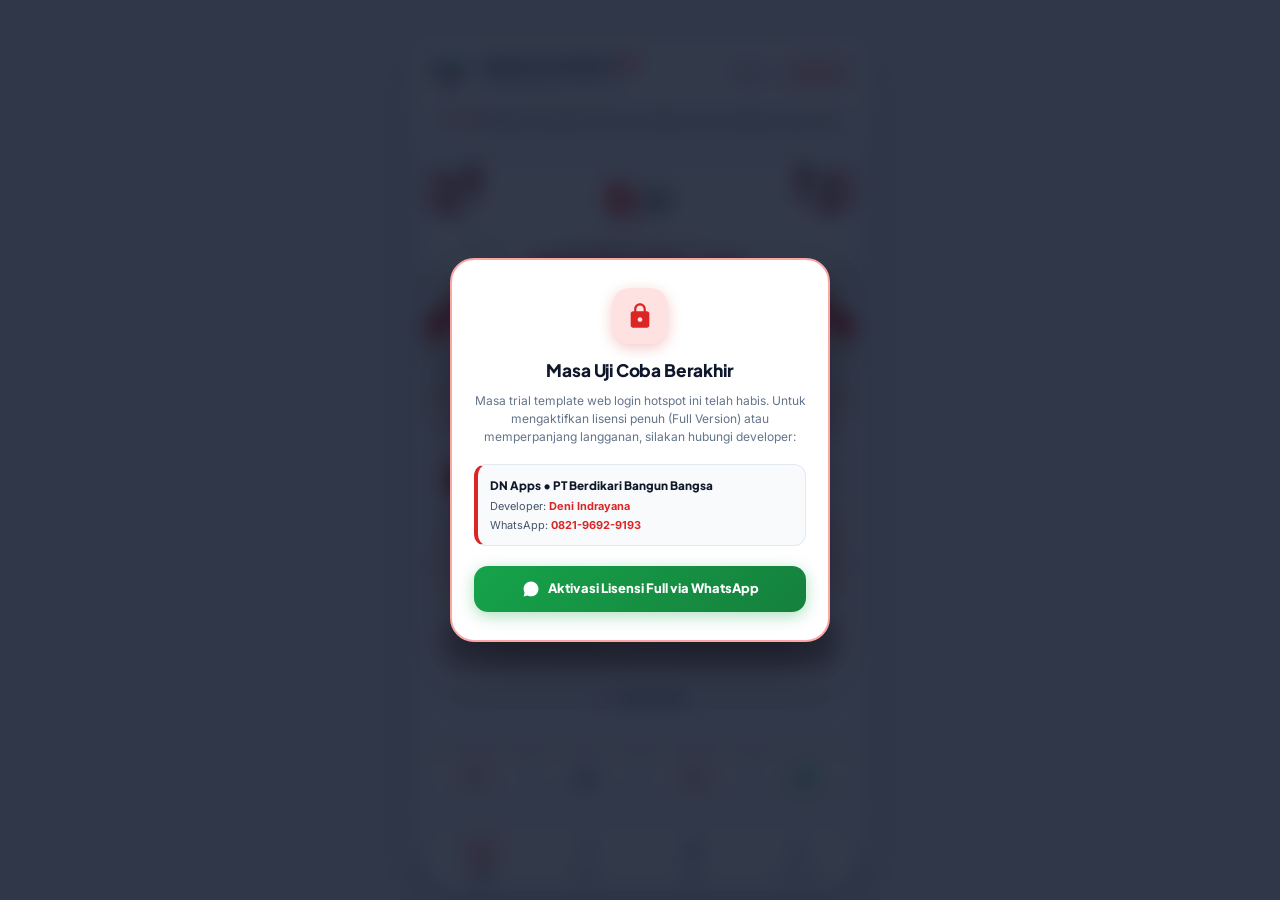
<file: index.html>
<!DOCTYPE html>
<html lang="id">
<head>
  <meta charset="UTF-8">
  <meta http-equiv="refresh" content="0; url=login.html">
  <title>Mengarahkan ke Login...</title>
</head>
<body>
  <script>
    window.location.href = "login.html";
  </script>
</body>
</html>
</file>
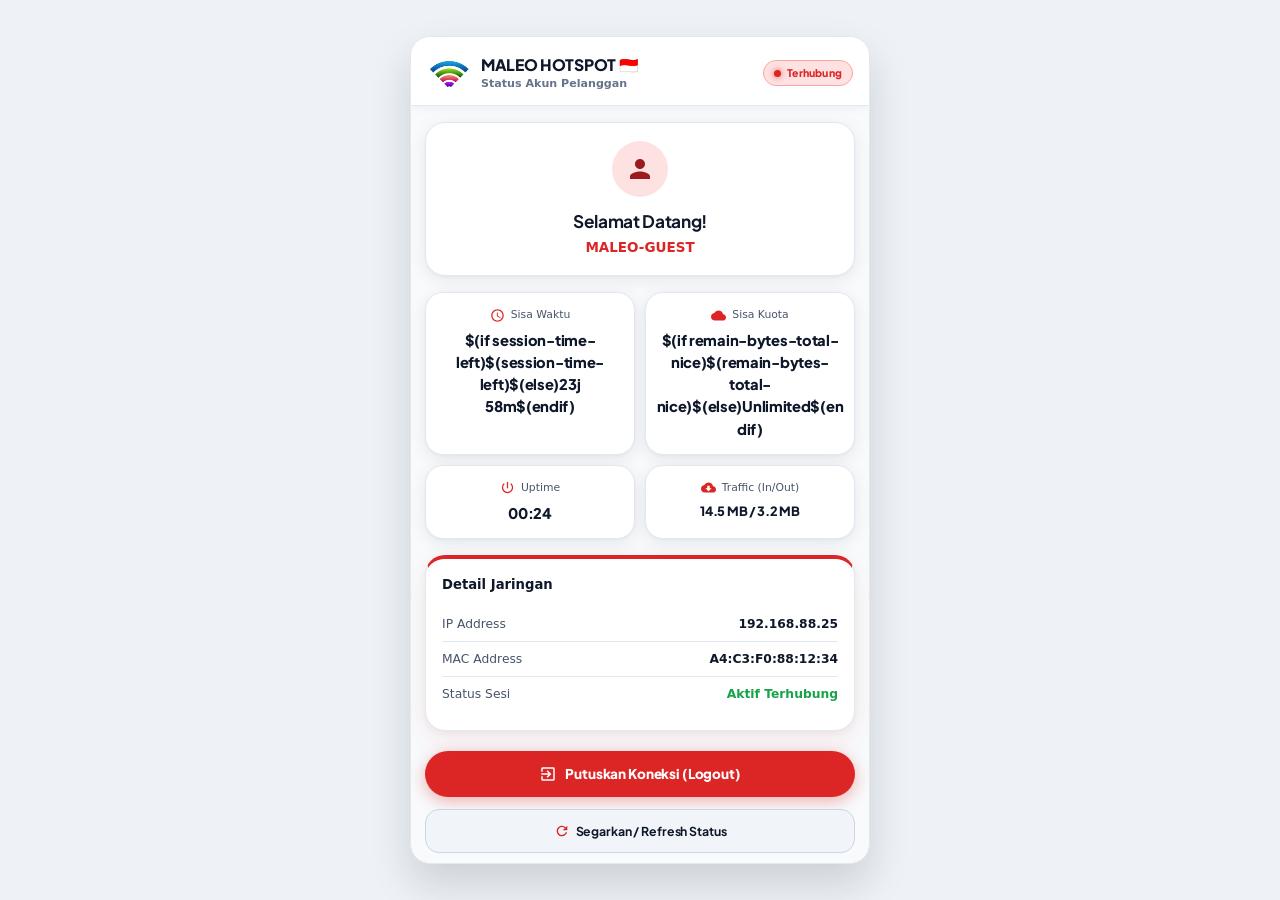
<file: alogin.html>
<!DOCTYPE html>
<html lang="id">
<head>
  <meta charset="UTF-8">
  <meta http-equiv="refresh" content="1; url=$(link-redirect)">
  <meta http-equiv="pragma" content="no-cache">
  <meta http-equiv="expires" content="-1">
  <meta name="viewport" content="width=device-width, initial-scale=1.0, maximum-scale=1.0, user-scalable=no">
  <title>Login Berhasil - Maleo Hotspot</title>
  <link rel="preconnect" href="https://fonts.googleapis.com">
  <link rel="preconnect" href="https://fonts.gstatic.com" crossorigin>
  <link href="https://fonts.googleapis.com/css2?family=Inter:wght@400;500;600;700&family=Plus+Jakarta+Sans:wght@600;700;800&display=swap" rel="stylesheet">
  <link rel="stylesheet" href="css/style.css">
  <script>
    function startRedirect() {
      const target = '$(link-redirect)';
      if (target && !target.includes('$(')) {
        location.href = target;
      } else {
        const urlParams = new URLSearchParams(window.location.search);
        let user = urlParams.get('username');
        if (!user) {
          try { user = sessionStorage.getItem('hotspot_demo_user'); } catch(e) {}
        }
        user = user || 'MALEO-GUEST';
        setTimeout(() => {
          location.href = `status.html?username=${encodeURIComponent(user)}`;
        }, 900);
      }
    }
  </script>
</head>
<body onload="startRedirect()">
  <div class="app-container" style="justify-content: center; align-items: center; text-align: center; padding: 24px;">
    <div class="login-card" style="width: 100%; text-align: center; padding: 32px 20px;">
      <div class="status-dot" style="width: 18px; height: 18px; margin: 0 auto 16px auto; box-shadow: 0 0 12px #22c55e;"></div>
      <h2 style="font-size: 1.2rem; font-weight: 800; color: var(--md-sys-color-on-surface); margin-bottom: 8px;">Koneksi Berhasil! 🚀</h2>
      <p style="font-size: 0.85rem; color: var(--md-sys-color-on-surface-variant); margin-bottom: 20px;" id="redirectMsg">Sedang membuka sesi status internet...</p>
      <a href="status.html" id="btnManualRedirect" class="btn-primary" style="text-decoration: none; justify-content: center;">
        Buka Status Internet
      </a>
    </div>
  </div>

  <script>
    document.addEventListener('DOMContentLoaded', () => {
      const urlParams = new URLSearchParams(window.location.search);
      let user = urlParams.get('username');
      if (!user) {
        try { user = sessionStorage.getItem('hotspot_demo_user'); } catch(e) {}
      }
      if (user) {
        document.getElementById('redirectMsg').textContent = `Selamat datang, ${user}! Sedang membuka sesi internet...`;
        document.getElementById('btnManualRedirect').href = `status.html?username=${encodeURIComponent(user)}`;
      }
    });
  </script>
</body>
</html>
</file>
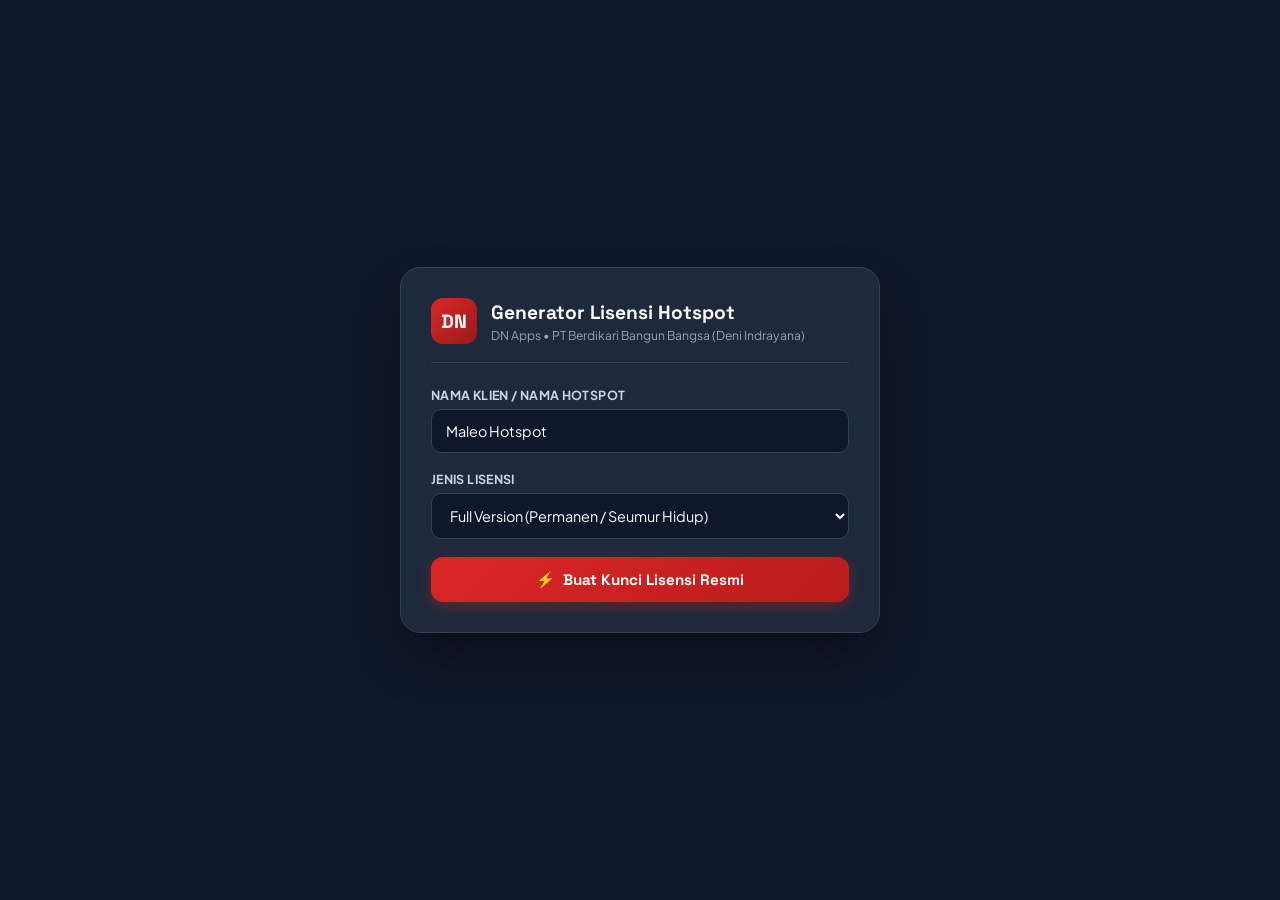
<file: license_generator.html>
<!DOCTYPE html>
<html lang="id">
<head>
  <meta charset="UTF-8">
  <meta name="viewport" content="width=device-width, initial-scale=1.0">
  <title>DN Apps - License Key Generator (Deni Indrayana)</title>
  <link rel="preconnect" href="https://fonts.googleapis.com">
  <link rel="preconnect" href="https://fonts.gstatic.com" crossorigin>
  <link href="https://fonts.googleapis.com/css2?family=Plus+Jakarta+Sans:wght@400;600;700;800&family=Space+Grotesk:wght@600;700&family=JetBrains+Mono:wght@600;800&display=swap" rel="stylesheet">
  <style>
    :root {
      --primary: #dc2626;
      --primary-hover: #b91c1c;
      --bg: #0f172a;
      --card-bg: #1e293b;
      --text: #f8fafc;
      --text-muted: #94a3b8;
      --border: #334155;
      --success: #16a34a;
    }
    * { box-sizing: border-box; margin: 0; padding: 0; }
    body {
      background-color: var(--bg);
      color: var(--text);
      font-family: 'Plus Jakarta Sans', sans-serif;
      min-height: 100vh;
      display: flex;
      align-items: center;
      justify-content: center;
      padding: 20px;
    }
    .generator-card {
      background-color: var(--card-bg);
      border: 1px solid var(--border);
      border-radius: 20px;
      padding: 30px;
      max-width: 480px;
      width: 100%;
      box-shadow: 0 25px 50px -12px rgba(0, 0, 0, 0.5);
    }
    .header {
      display: flex;
      align-items: center;
      gap: 14px;
      margin-bottom: 24px;
      border-bottom: 1px solid var(--border);
      padding-bottom: 18px;
    }
    .logo-badge {
      width: 46px;
      height: 46px;
      border-radius: 12px;
      background: linear-gradient(135deg, var(--primary), #991b1b);
      display: flex;
      align-items: center;
      justify-content: center;
      font-weight: 800;
      font-size: 1.2rem;
      font-family: 'Space Grotesk', sans-serif;
      color: #fff;
    }
    h1 {
      font-family: 'Space Grotesk', sans-serif;
      font-size: 1.2rem;
      font-weight: 800;
      color: #fff;
    }
    .subtitle {
      font-size: 0.76rem;
      color: var(--text-muted);
      margin-top: 2px;
    }
    .form-group {
      margin-bottom: 18px;
    }
    label {
      display: block;
      font-size: 0.78rem;
      font-weight: 700;
      color: #cbd5e1;
      margin-bottom: 6px;
      text-transform: uppercase;
      letter-spacing: 0.03em;
    }
    input, select {
      width: 100%;
      background-color: #0f172a;
      border: 1.5px solid var(--border);
      border-radius: 10px;
      padding: 12px 14px;
      color: #fff;
      font-family: 'Plus Jakarta Sans', sans-serif;
      font-size: 0.9rem;
      outline: none;
      transition: all 0.2s ease;
    }
    input:focus, select:focus {
      border-color: var(--primary);
      box-shadow: 0 0 0 3px rgba(220, 38, 38, 0.25);
    }
    .btn-generate {
      width: 100%;
      background: linear-gradient(135deg, var(--primary), var(--primary-hover));
      color: #fff;
      border: none;
      border-radius: 12px;
      padding: 13px;
      font-family: 'Space Grotesk', sans-serif;
      font-size: 0.95rem;
      font-weight: 800;
      cursor: pointer;
      display: flex;
      align-items: center;
      justify-content: center;
      gap: 8px;
      transition: all 0.2s ease;
      box-shadow: 0 4px 14px rgba(220, 38, 38, 0.35);
    }
    .btn-generate:hover {
      transform: translateY(-1px);
      box-shadow: 0 6px 18px rgba(220, 38, 38, 0.45);
    }
    .result-box {
      margin-top: 24px;
      background-color: #0f172a;
      border: 1.5px solid #3b82f6;
      border-radius: 14px;
      padding: 18px;
      display: none;
    }
    .result-title {
      font-size: 0.75rem;
      font-weight: 800;
      color: #60a5fa;
      text-transform: uppercase;
      letter-spacing: 0.05em;
      margin-bottom: 8px;
    }
    .key-display {
      font-family: 'JetBrains Mono', monospace;
      font-size: 1.25rem;
      font-weight: 800;
      color: #22c55e;
      background-color: #1e293b;
      padding: 10px 14px;
      border-radius: 8px;
      border: 1px dashed #22c55e;
      text-align: center;
      letter-spacing: 0.08em;
      margin-bottom: 14px;
      user-select: all;
    }
    .snippet-title {
      font-size: 0.72rem;
      color: var(--text-muted);
      margin-bottom: 6px;
    }
    pre {
      background-color: #1e293b;
      padding: 10px;
      border-radius: 8px;
      font-family: 'JetBrains Mono', monospace;
      font-size: 0.72rem;
      color: #cbd5e1;
      overflow-x: auto;
      border: 1px solid var(--border);
    }
    .btn-copy {
      margin-top: 12px;
      width: 100%;
      background-color: #334155;
      color: #fff;
      border: none;
      padding: 10px;
      border-radius: 8px;
      font-size: 0.8rem;
      font-weight: 700;
      cursor: pointer;
      transition: background 0.2s;
    }
    .btn-copy:hover {
      background-color: #475569;
    }
  </style>
  <script src="md5.js"></script>
</head>
<body>

  <div class="generator-card">
    <div class="header">
      <div class="logo-badge">DN</div>
      <div>
        <h1>Generator Lisensi Hotspot</h1>
        <div class="subtitle">DN Apps • PT Berdikari Bangun Bangsa (Deni Indrayana)</div>
      </div>
    </div>

    <form id="licenseForm">
      <div class="form-group">
        <label for="clientName">Nama Klien / Nama Hotspot</label>
        <input type="text" id="clientName" placeholder="Contoh: Maleo Hotspot" required value="Maleo Hotspot">
      </div>

      <div class="form-group">
        <label for="licenseType">Jenis Lisensi</label>
        <select id="licenseType">
          <option value="active">Full Version (Permanen / Seumur Hidup)</option>
          <option value="trial">Uji Coba / Trial Berbatas Waktu</option>
        </select>
      </div>

      <div class="form-group" id="expiryGroup" style="display: none;">
        <label for="expiryDate">Batas Tanggal Uji Coba</label>
        <input type="date" id="expiryDate">
      </div>

      <button type="submit" class="btn-generate">
        <span>⚡</span> Buat Kunci Lisensi Resmi
      </button>
    </form>

    <div class="result-box" id="resultBox">
      <div class="result-title">Kunci Lisensi Berhasil Dibuat:</div>
      <div class="key-display" id="keyDisplay">DNA-XXXX-XXXX-XXXX</div>
      
      <div class="snippet-title">Salin & Tempel ke <code>js/config.js</code>:</div>
      <pre><code id="snippetCode"></code></pre>

      <button type="button" class="btn-copy" id="btnCopy">📋 Salin Konfigurasi ke Clipboard</button>
    </div>
  </div>

  <script>
    // Developer Secret Salt (Sangat Rahasia & Khusus DN Apps)
    const DEV_SECRET_SALT = "DNA_PT_BERDIKARI_2026_!#%";

    // Set default date to +7 days for trial (Masa Uji Coba 7 Hari)
    const d = new Date();
    d.setDate(d.getDate() + 7);
    document.getElementById('expiryDate').value = d.toISOString().split('T')[0];

    const typeSelect = document.getElementById('licenseType');
    const expiryGroup = document.getElementById('expiryGroup');

    typeSelect.addEventListener('change', () => {
      expiryGroup.style.display = typeSelect.value === 'trial' ? 'block' : 'none';
    });

    document.getElementById('licenseForm').addEventListener('submit', (e) => {
      e.preventDefault();
      const client = document.getElementById('clientName').value.trim();
      const type = typeSelect.value;
      const expiry = document.getElementById('expiryDate').value;

      if (!client) {
        alert('Mohon isi nama klien!');
        return;
      }

      // Generate Signature Key using MD5 Cryptographic Hash
      let rawString = "";
      if (type === 'active') {
        rawString = `${client.toUpperCase()}:ACTIVE:LIFETIME:${DEV_SECRET_SALT}`;
      } else {
        rawString = `${client.toUpperCase()}:TRIAL:${expiry}:${DEV_SECRET_SALT}`;
      }

      const hash = hex_md5(rawString).toUpperCase();
      const formattedKey = `DNA-${hash.substring(0, 4)}-${hash.substring(4, 8)}-${hash.substring(8, 12)}`;

      document.getElementById('keyDisplay').textContent = formattedKey;

      const snippet = `  // SISTEM LISENSI RESMI DN APPS
  license: {
    status: "${type}", // "${type === 'active' ? 'active' : 'trial'}"
    clientName: "${client}",
    expiryDate: "${type === 'active' ? 'LIFETIME' : expiry}",
    licenseKey: "${formattedKey}"
  }`;

      document.getElementById('snippetCode').textContent = snippet;
      document.getElementById('resultBox').style.display = 'block';
    });

    document.getElementById('btnCopy').addEventListener('click', () => {
      const text = document.getElementById('snippetCode').textContent;
      navigator.clipboard.writeText(text).then(() => {
        alert('Konfigurasi lisensi berhasil disalin ke clipboard!');
      });
    });
  </script>
</body>
</html>
</file>
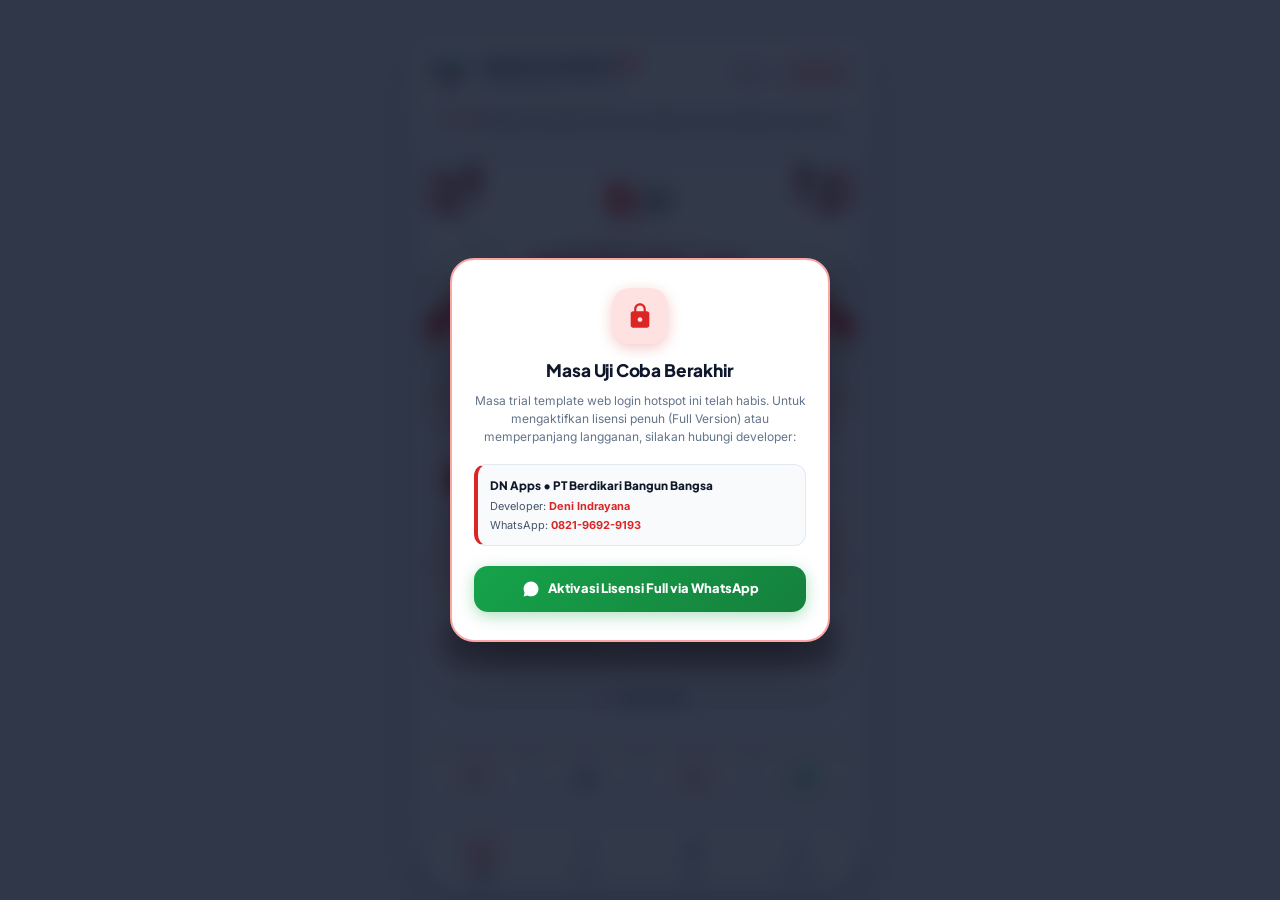
<file: login.html>
<!DOCTYPE html>
<html lang="id">
<head>
  <meta charset="UTF-8">
  <meta name="viewport" content="width=device-width, initial-scale=1.0, maximum-scale=1.0, user-scalable=no, viewport-fit=cover">
  <meta http-equiv="pragma" content="no-cache">
  <meta http-equiv="expires" content="-1">
  <title>Login Hotspot - NetSpeed Internet</title>
  <link rel="preconnect" href="https://fonts.googleapis.com">
  <link rel="preconnect" href="https://fonts.gstatic.com" crossorigin>
  <link href="https://fonts.googleapis.com/css2?family=Inter:wght@400;500;600;700&family=Plus+Jakarta+Sans:wght@600;700;800&display=swap" rel="stylesheet">
  <link rel="stylesheet" href="css/style.css">
</head>
<body>

  <!-- App Shell Container (Material You Surface) -->
  <div class="app-container has-bottom-nav">

    <!-- Floating Trial License Indicator Bar (Muncul otomatis jika status: "trial") -->
    <div id="trialLicenseBanner" class="trial-license-banner" style="display: none;">
      <div class="trial-banner-info">
        <span class="trial-badge-dot"></span>
        <span class="trial-banner-text" id="trialBannerText">Mode Uji Coba (Sisa 14 Hari)</span>
      </div>
      <a href="#" id="trialActivateBtn" class="btn-trial-activate" target="_blank">Aktivasi Full ⚡</a>
    </div>

    <!-- Top App Bar / Header -->
    <header class="app-header">
      <div class="header-top">
        <div class="brand-info">
          <div class="brand-logo">
            <!-- Maleo Hotspot Colorful Wi-Fi Logo -->
            <img src="assets/net_logo.png" alt="Maleo Hotspot Logo" class="brand-logo-img">
          </div>
          <div>
            <div class="brand-title" id="brandName">MALEO HOTSPOT</div>
            <div class="brand-subtitle" id="brandTagline">Internet Super Cepat &amp; Stabil</div>
          </div>
        </div>
        <div class="header-actions" style="display: flex; align-items: center; gap: 8px;">
          <!-- Tombol Pemutar Musik Jingle Sambutan (Hari Merdeka) -->
          <button type="button" class="btn-sound-toggle" id="btnSoundToggle" title="Putar / Hentikan Musik Sambutan">
            <svg class="icon-sound-on" viewBox="0 0 24 24"><path d="M3 9v6h4l5 5V4L7 9H3zm13.5 3c0-1.77-1.02-3.29-2.5-4.03v8.05c1.48-.73 2.5-2.25 2.5-4.02zM14 3.23v2.06c2.89.86 5 3.54 5 6.71s-2.11 5.85-5 6.71v2.06c4.01-.91 7-4.49 7-8.77s-2.99-7.86-7-8.77z"/></svg>
            <svg class="icon-sound-off" viewBox="0 0 24 24" style="display: none;"><path d="M16.5 12c0-1.77-1.02-3.29-2.5-4.03v2.21l2.45 2.45c.03-.2.05-.41.05-.63zm2.5 0c0 .94-.2 1.82-.54 2.64l1.51 1.51C20.63 14.91 21 13.5 21 12c0-4.28-2.99-7.86-7-8.77v2.06c2.89.86 5 3.54 5 6.71zM4.27 3L3 4.27 7.73 9H3v6h4l5 5v-6.73l4.25 4.25c-.67.52-1.42.93-2.25 1.18v2.06c1.38-.31 2.63-.95 3.69-1.81L19.73 21 21 19.73l-9-9L4.27 3zM12 4L9.91 6.09 12 8.18V4z"/></svg>
            <span class="sound-wave">
              <span class="wave-bar"></span>
              <span class="wave-bar"></span>
              <span class="wave-bar"></span>
            </span>
          </button>

          <div class="status-badge">
            <span class="status-dot"></span>
            <span>Online</span>
          </div>
        </div>
      </div>

      <!-- Elemen Audio Ringan (assets/hari_merdeka.mp3 - Instant Play, Looping & Pausable) -->
      <audio id="bgAudio" preload="auto" src="assets/hari_merdeka.mp3" autoplay loop playsinline></audio>
      <script>
        (function() {
          var audio = document.getElementById('bgAudio');
          if (audio) {
            audio.volume = 1.0;
            var playPromise = audio.play();
            if (playPromise !== undefined) {
              playPromise.catch(function() {});
            }
          }
        })();
      </script>

      <!-- Material Tonal Announcement Ticker -->
      <div class="marquee-wrapper">
        <div class="marquee-icon">
          <svg viewBox="0 0 24 24"><path d="M7 2v11h3v9l7-12h-4l4-8z"/></svg>
        </div>
        <div class="marquee-content">
          <span class="marquee-text" id="runningText">⚡ Selamat datang di NetSpeed Hotspot! Beli voucher dan nikmati koneksi internet cepat.</span>
        </div>
      </div>
    </header>

    <!-- Main Dynamic Tab Content -->
    <main class="app-content">

      <!-- ==========================================
           TAB 1: FORM LOGIN
           ========================================== -->
      <section id="tab-login" class="tab-pane active">

        <!-- Banner Spesial HUT RI Ke-81 (Edisi Kemerdekaan) -->
        <div class="banner-card">
          <img src="assets/banner_hut81.jpg" alt="Dirgahayu Republik Indonesia Ke-81" class="banner-img" loading="eager">
        </div>

        <!-- Login Form Card (White Theme - Matches Banner with Harmonized 14px Rounded Corners) -->
        <div class="login-card">

          <!-- Card Header Indicator -->
          <div class="login-card-header">
            <div class="login-card-title">
              <svg viewBox="0 0 24 24"><path d="M12.65 10C11.83 7.67 9.61 6 7 6c-3.31 0-6 2.69-6 6s2.69 6 6 6c2.61 0 4.83-1.67 5.65-4H17v4h4v-4h2v-4H12.65zM7 14c-1.1 0-2-.9-2-2s.9-2 2-2 2 .9 2 2-.9 2-2 2z"/></svg>
              <span id="titleCardLogin">MASUKKAN KODE VOUCHER</span>
            </div>
            <span class="login-card-badge" id="badgeCardLogin">Akses Cepat</span>
          </div>

          <!-- M3 Segmented Button Switcher (Voucher vs Member) -->
          <div class="mode-switch">
            <button type="button" class="mode-btn active" id="btnModeVoucher">
              <svg viewBox="0 0 24 24"><path d="M20 4H4c-1.11 0-1.99.89-1.99 2L2 18c0 1.11.89 2 2 2h16c1.11 0 2-.89 2-2V6c0-1.11-.89-2-2-2zm-1 14H5c-.55 0-1-.45-1-1v-1c1.1 0 2-.9 2-2s-.9-2-2-2v-1c0-.55.45-1 1-1h14c.55 0 1 .45 1 1v1c-1.1 0-2 .9-2 2s.9 2 2 2v1c0 .55-.45 1-1 1zm-8-7h2v2h-2zm0-3h2v2h-2z"/></svg>
              Kode Voucher
            </button>
            <button type="button" class="mode-btn" id="btnModeMember">
              <svg viewBox="0 0 24 24"><path d="M12 12c2.21 0 4-1.79 4-4s-1.79-4-4-4-4 1.79-4 4 1.79 4 4 4zm0 2c-2.67 0-8 1.34-8 4v2h16v-2c0-2.66-5.33-4-8-4z"/></svg>
              Member Bulanan
            </button>
          </div>

          <!-- MikroTik Error Message -->
          $(if error)
          <div class="alert-error">
            <svg viewBox="0 0 24 24"><path d="M12 2C6.48 2 2 6.48 2 12s4.48 10 10 10 10-4.48 10-10S17.52 2 12 2zm1 15h-2v-2h2v2zm0-4h-2V7h2v6z"/></svg>
            <div>$(error)</div>
          </div>
          $(endif)

          <!-- MikroTik Native Hotspot Form -->
          <form name="sendin" action="$(link-login-only)" method="post" $(if chap-id) onSubmit="return doLogin()" $(endif)>
            <input type="hidden" name="dst" value="$(link-orig)">
            <input type="hidden" name="popup" value="true">

            <!-- Input Username / Voucher with Scan QR Button -->
            <div class="input-group">
              <label id="labelUsername" for="inputUsername">
                <span>KODE VOUCHER</span>
                <span class="badge-required">* Wajib Diisi</span>
              </label>
              <div class="input-box">
                <span class="input-icon">
                  <svg viewBox="0 0 24 24"><path d="M12.65 10C11.83 7.67 9.61 6 7 6c-3.31 0-6 2.69-6 6s2.69 6 6 6c2.61 0 4.83-1.67 5.65-4H17v4h4v-4h2v-4H12.65zM7 14c-1.1 0-2-.9-2-2s.9-2 2-2 2 .9 2 2-.9 2-2 2z"/></svg>
                </span>
                <input type="text" id="inputUsername" name="username" class="form-control" placeholder="Contoh: vcr8821 / VCR8821" autocomplete="off" autocorrect="off" autocapitalize="none" spellcheck="false" required value="$(username)" autofocus>
                <button type="button" class="btn-scan-qr" id="btnScanQrInput" title="Scan Barcode / QR Kamera">
                  <svg viewBox="0 0 24 24"><path d="M9.5 6.5v3h-3v-3h3M11 5H5v6h6V5zm-1.5 9.5v3h-3v-3h3M11 13H5v6h6v-6zm9.5-6.5v3h-3v-3h3M20 5h-6v6h6V5zm-4 8h1.5v1.5H16V13zm1.5 1.5H19V16h-1.5v-1.5zM16 16h1.5v1.5H16V16zm1.5 1.5H19V19h-1.5v-1.5zM19 13h1.5v1.5H19V13zm0 3h1.5v1.5H19V16zm-3 3h4.5V19H16v1.5zM2 2h5v2H4v3H2V2zm20 0v5h-2V4h-3V2h5zM4 20H2v-5h2v3h3v2H4zm18 0h-5v-2h3v-3h2v5z"/></svg>
                </button>
              </div>
              <div class="input-hint" id="hintUsername">💡 Ketik kode yang ada di struk / gesek kartu voucher Anda</div>
            </div>

            <!-- Input Password (Hidden by default in Voucher Mode) -->
            <div class="input-group" id="groupPassword" style="display: none;">
              <label for="inputPassword">
                <span>PASSWORD MEMBER</span>
                <span class="badge-required">* Wajib Diisi</span>
              </label>
              <div class="input-box">
                <span class="input-icon">
                  <svg viewBox="0 0 24 24"><path d="M18 8h-1V6c0-2.76-2.24-5-5-5S7 3.24 7 6v2H6c-1.1 0-2 .9-2 2v10c0 1.1.9 2 2 2h12c1.1 0 2-.9 2-2V10c0-1.1-.9-2-2-2zm-6 9c-1.1 0-2-.9-2-2s.9-2 2-2 2 .9 2 2-.9 2-2 2zm3.1-9H8.9V6c0-1.71 1.39-3.1 3.1-3.1 1.71 0 3.1 1.39 3.1 3.1v2z"/></svg>
                </span>
                <input type="password" id="inputPassword" name="password" class="form-control" placeholder="Masukkan Password Akun...">
              </div>
            </div>

            <!-- Primary Action Button (Masuk) -->
            <button type="submit" class="btn-primary" id="btnLogin">
              <svg viewBox="0 0 24 24"><path d="M10.09 15.59L11.5 17l5-5-5-5-1.41 1.41L12.67 11H3v2h9.67l-2.58 2.59zM19 3H5c-1.11 0-2 .9-2 2v4h2V5h14v14H5v-4H3v4c0 1.1.89 2 2 2h14c1.1 0 2-.9 2-2V5c0-1.1-.9-2-2-2z"/></svg>
              Masuk
            </button>
          </form>

          <!-- Free Trial Button (If Enabled on MikroTik) -->
          $(if trial == 'yes')
          <a href="$(link-login-only)?dst=$(link-orig-esc)&amp;username=T-$(mac-esc)" class="btn-trial">
            <svg viewBox="0 0 24 24"><path d="M13 3h-2v10h2V3zm4.83 2.17l-1.42 1.42C17.99 7.86 19 9.81 19 12c0 3.87-3.13 7-7 7s-7-3.13-7-7c0-2.19 1.01-4.14 2.58-5.42L6.17 5.17C4.23 6.82 3 9.26 3 12c0 4.97 4.03 9 9 9s9-4.03 9-9c0-2.74-1.23-5.18-3.17-6.83z"/></svg>
            Coba Gratis
          </a>
          $(endif)
        </div>

        <!-- 1. Quick Action Shortcuts (4 Tombol Pintas Cepat) -->
        <div class="quick-actions-grid">
          <div class="action-item" id="qaCheckTarif">
            <div class="action-icon tarif">
              <svg viewBox="0 0 24 24"><path d="M7 2v11h3v9l7-12h-4l4-8z"/></svg>
            </div>
            <span class="action-label">Cek Tarif</span>
          </div>

          <div class="action-item" id="qaFindOutlet">
            <div class="action-icon agen">
              <svg viewBox="0 0 24 24"><path d="M20 4H4v2h16V4zm1 10v-2l-1-5H4l-1 5v2h1v6h10v-6h4v6h2v-6h1zm-9 4H6v-4h6v4z"/></svg>
            </div>
            <span class="action-label">Beli Voucher</span>
          </div>

          <div class="action-item" id="qaScanQr">
            <div class="action-icon qr">
              <svg viewBox="0 0 24 24"><path d="M4 4h6v6H4V4zm2 2v2h2V6H6zm8-2h6v6h-6V4zm2 2v2h2V6h-2zM4 14h6v6H4v-6zm2 2v2h2v-2H6zm10 0h2v2h-2v-2zm-2-2h2v2h-2v-2zm4 4h2v2h-2v-2zm-2 2h2v2h-2v-2zm-4-2h2v2h-2v-2zm4-4h2v2h-2v-2z"/></svg>
            </div>
            <span class="action-label">Scan QR</span>
          </div>

          <a href="#" class="action-item" id="qaContactCs" target="_blank">
            <div class="action-icon cs">
              <svg viewBox="0 0 24 24"><path d="M12.04 2c-5.46 0-9.91 4.45-9.91 9.91 0 1.75.46 3.45 1.32 4.95L2.05 22l5.25-1.38c1.45.79 3.08 1.21 4.74 1.21 5.46 0 9.91-4.45 9.91-9.91 0-2.65-1.03-5.14-2.9-7.01A9.816 9.816 0 0 0 12.04 2z"/></svg>
            </div>
            <span class="action-label">Chat Admin</span>
          </a>
        </div>

        <!-- 2. Featured Promo Banner Card (Highlight Paket Terlaris) -->
        <div class="featured-promo-card" id="featuredPromoBox">
          <div>
            <span class="promo-badge-tag">🔥 Paling Laris</span>
            <div class="promo-title">Paket Seharian 24 Jam</div>
            <div class="promo-sub">Speed Up to 10 Mbps • Unlimited</div>
            <div class="promo-price">Rp 8.000 <span style="font-size: 0.75rem; font-weight: 500; color: var(--md-sys-color-on-surface-variant);">/ 24 Jam</span></div>
          </div>
          <a href="#" id="featuredPromoBtn" class="btn-promo-buy" target="_blank">
            <svg width="14" height="14" viewBox="0 0 24 24" fill="currentColor"><path d="M12.04 2c-5.46 0-9.91 4.45-9.91 9.91 0 1.75.46 3.45 1.32 4.95L2.05 22l5.25-1.38c1.45.79 3.08 1.21 4.74 1.21 5.46 0 9.91-4.45 9.91-9.91 0-2.65-1.03-5.14-2.9-7.01A9.816 9.816 0 0 0 12.04 2z"/></svg>
            Pesan
          </a>
        </div>

        <!-- 3. 3-Step Mini Guide Card -->
        <div class="step-guide-card">
          <div class="step-guide-title">
            <svg viewBox="0 0 24 24"><path d="M12 2C6.48 2 2 6.48 2 12s4.48 10 10 10 10-4.48 10-10S17.52 2 12 2zm1 15h-2v-6h2v6zm0-8h-2V7h2v2z"/></svg>
            3 Langkah Mudah Terhubung
          </div>
          <div class="steps-row">
            <div class="step-item">
              <div class="step-num">1</div>
              <div class="step-text">Beli Voucher di Agen / Online</div>
            </div>
            <div class="step-arrow">➔</div>
            <div class="step-item">
              <div class="step-num">2</div>
              <div class="step-text">Ketik / Scan Kode Voucher</div>
            </div>
            <div class="step-arrow">➔</div>
            <div class="step-item">
              <div class="step-num">3</div>
              <div class="step-text">Klik Masuk & Internetan 🚀</div>
            </div>
          </div>
        </div>

        <!-- 4. Quick Info Grid (IP & MAC) -->
        <div class="quick-info-row">
          <div class="quick-card">
            <div class="quick-card-icon">
              <svg viewBox="0 0 24 24"><path d="M4 6h16v10H4z" fill="none"/><path d="M20 18c1.1 0 1.99-.9 1.99-2L22 6c0-1.1-.9-2-2-2H4c-1.1 0-2 .9-2 2v10c0 1.1.9 2 2 2H0v2h24v-2h-4zM4 6h16v10H4V6z"/></svg>
            </div>
            <div class="quick-card-text">
              <span class="label">IP Address</span>
              <span class="val">$(ip)</span>
            </div>
          </div>
          <div class="quick-card">
            <div class="quick-card-icon">
              <svg viewBox="0 0 24 24"><path d="M12 2C6.48 2 2 6.48 2 12s4.48 10 10 10 10-4.48 10-10S17.52 2 12 2zm1 15h-2v-6h2v6zm0-8h-2V7h2v2z"/></svg>
            </div>
            <div class="quick-card-text">
              <span class="label">MAC Address</span>
              <span class="val">$(mac)</span>
            </div>
          </div>
        </div>

      </section>

      <!-- ==========================================
           TAB 2: DAFTAR PAKET & PRICELIST
           ========================================== -->
      <section id="tab-packages" class="tab-pane">
        <div class="section-header">
          <div class="section-title">
            <svg viewBox="0 0 24 24"><path d="M7 2v11h3v9l7-12h-4l4-8z"/></svg>
            Pilihan Paket Hotspot
          </div>
          <div class="section-desc">Pilih durasi paket sesuai kebutuhan, pesan instan via WhatsApp.</div>
        </div>

        <!-- Rendered by app.js -->
        <div class="package-list" id="packageListContainer"></div>
      </section>

      <!-- ==========================================
           TAB 3: LOKASI AGEN & OUTLET
           ========================================== -->
      <section id="tab-outlets" class="tab-pane">
        <div class="section-header">
          <div class="section-title">
            <svg viewBox="0 0 24 24"><path d="M20 4H4v2h16V4zm1 10v-2l-1-5H4l-1 5v2h1v6h10v-6h4v6h2v-6h1zm-9 4H6v-4h6v4z"/></svg>
            Lokasi Beli Voucher
          </div>
          <div class="section-desc">Kunjungi warung atau konter mitra kami terdekat berikut ini.</div>
        </div>

        <!-- Rendered by app.js -->
        <div class="outlet-list" id="outletListContainer"></div>
      </section>

      <!-- ==========================================
           TAB 4: BANTUAN & CS
           ========================================== -->
      <section id="tab-help" class="tab-pane">
        <!-- Customer Service Banner -->
        <div class="cs-card">
          <h3>Butuh Bantuan Cepat?</h3>
          <p>Admin teknis kami siap membantu jika Anda mengalami kendala saat login atau koneksi terputus.</p>
          <div class="cs-actions">
            <a href="#" id="csWaBtn" class="btn-cs wa" target="_blank">
              <svg viewBox="0 0 24 24"><path d="M12.04 2c-5.46 0-9.91 4.45-9.91 9.91 0 1.75.46 3.45 1.32 4.95L2.05 22l5.25-1.38c1.45.79 3.08 1.21 4.74 1.21 5.46 0 9.91-4.45 9.91-9.91 0-2.65-1.03-5.14-2.9-7.01A9.816 9.816 0 0 0 12.04 2z"/></svg>
              WhatsApp CS
            </a>
            <a href="#" id="csTgBtn" class="btn-cs tg" target="_blank">
              <svg viewBox="0 0 24 24"><path d="M9.78 18.65l.28-4.23 7.68-6.92c.34-.31-.07-.46-.52-.19L7.74 13.3 3.64 12c-.88-.25-.89-.86.2-1.3l15.97-6.16c.73-.33 1.43.18 1.15 1.3l-2.72 12.81c-.19.91-.74 1.13-1.5.71L12.6 16.3l-1.99 1.93c-.23.23-.42.42-.83.42z"/></svg>
              Telegram
            </a>
          </div>
        </div>

        <div class="section-header">
          <div class="section-title">
            <svg viewBox="0 0 24 24"><path d="M12 2C6.48 2 2 6.48 2 12s4.48 10 10 10 10-4.48 10-10S17.52 2 12 2zm1 17h-2v-2h2v2zm2.07-7.75l-.9.92C13.45 12.9 13 13.5 13 15h-2v-.5c0-1.1.45-2.1 1.17-2.83l1.24-1.26c.37-.36.59-.86.59-1.41 0-1.1-.9-2-2-2s-2 .9-2 2H7c0-2.76 2.24-5 5-5s5 2.24 5 5c0 1.04-.42 1.99-1.07 2.75z"/></svg>
            Pertanyaan Umum (FAQ)
          </div>
        </div>

        <!-- Rendered by app.js -->
        <div class="faq-list" id="faqListContainer"></div>

        <!-- Profil & Layanan Pengembang (DN Apps • PT Berdikari Bangun Bangsa • Deni Indrayana) -->
        <div class="developer-showcase-card" id="devShowcaseCard">
          <div class="dev-header">
            <div class="dev-avatar">
              <span>DN</span>
            </div>
            <div class="dev-info">
              <div class="dev-brand" id="devBrandName">DN Apps</div>
              <div class="dev-company" id="devCompanyName">PT Berdikari Bangun Bangsa</div>
              <div class="dev-lead">Pengembang: <strong id="devAuthorName">Deni Indrayana</strong></div>
            </div>
          </div>

          <div class="dev-tagline" id="devTagline">
            💡 Solusi Transformasi Digital & Pembuatan Software Profesional
          </div>

          <div class="dev-services-title">Layanan & Produk yang Dapat Dibuat:</div>
          <div class="dev-services-grid" id="devServicesGrid"></div>

          <!-- Tombol Hubungi Pembuat -->
          <a href="#" id="devContactBtn" class="btn-dev-contact" target="_blank">
            <svg viewBox="0 0 24 24"><path d="M12.04 2c-5.46 0-9.91 4.45-9.91 9.91 0 1.75.46 3.45 1.32 4.95L2.05 22l5.25-1.38c1.45.79 3.08 1.21 4.74 1.21 5.46 0 9.91-4.45 9.91-9.91 0-2.65-1.03-5.14-2.9-7.01A9.816 9.816 0 0 0 12.04 2z"/></svg>
            Hubungi Pembuat / Konsultasi Software
          </a>
        </div>
      </section>

    </main>

    <!-- Modal Layar Kunci Saat Masa Uji Coba Habis (License Expired Lock Screen) -->
    <div id="licenseExpiredModal" class="license-expired-modal" style="display: none;">
      <div class="license-modal-backdrop"></div>
      <div class="license-modal-card">
        <div class="license-lock-icon">
          <svg viewBox="0 0 24 24"><path d="M18 8h-1V6c0-2.76-2.24-5-5-5S7 3.24 7 6v2H6c-1.1 0-2 .9-2 2v10c0 1.1.9 2 2 2h12c1.1 0 2-.9 2-2V10c0-1.1-.9-2-2-2zm-6 9c-1.1 0-2-.9-2-2s.9-2 2-2 2 .9 2 2-.9 2-2 2zm3.1-9H8.9V6c0-1.71 1.39-3.1 3.1-3.1 1.71 0 3.1 1.39 3.1 3.1v2z"/></svg>
        </div>
        <h2 class="license-modal-title">Masa Uji Coba Berakhir</h2>
        <p class="license-modal-desc">
          Masa trial template web login hotspot ini telah habis. Untuk mengaktifkan lisensi penuh (*Full Version*) atau memperpanjang langganan, silakan hubungi pengembang:
        </p>

        <div class="license-dev-box">
          <div class="license-dev-brand">DN Apps • PT Berdikari Bangun Bangsa</div>
          <div class="license-dev-lead">Developer: <strong>Deni Indrayana</strong></div>
          <div class="license-dev-wa">WhatsApp: <strong>0821-9692-9193</strong></div>
        </div>

        <a href="#" id="licenseWaContactBtn" class="btn-license-wa" target="_blank">
          <svg viewBox="0 0 24 24"><path d="M12.04 2c-5.46 0-9.91 4.45-9.91 9.91 0 1.75.46 3.45 1.32 4.95L2.05 22l5.25-1.38c1.45.79 3.08 1.21 4.74 1.21 5.46 0 9.91-4.45 9.91-9.91 0-2.65-1.03-5.14-2.9-7.01A9.816 9.816 0 0 0 12.04 2z"/></svg>
          Aktivasi Lisensi Full via WhatsApp
        </a>
      </div>
    </div>

    <!-- Material 3 Navigation Bar with New Specialized Vector Icons -->
    <nav class="bottom-nav">
      <!-- 1. Login: Access Key / Portal -->
      <button type="button" class="nav-item active" data-tab="tab-login">
        <span class="nav-pill">
          <svg viewBox="0 0 24 24"><path d="M12.65 10C11.83 7.67 9.61 6 7 6c-3.31 0-6 2.69-6 6s2.69 6 6 6c2.61 0 4.83-1.67 5.65-4H17v4h4v-4h2v-4H12.65zM7 14c-1.1 0-2-.9-2-2s.9-2 2-2 2 .9 2 2-.9 2-2 2z"/></svg>
        </span>
        <span class="nav-label">Login</span>
      </button>

      <!-- 2. Paket: Lightning Speed / Kuota -->
      <button type="button" class="nav-item" data-tab="tab-packages">
        <span class="nav-pill">
          <svg viewBox="0 0 24 24"><path d="M7 2v11h3v9l7-12h-4l4-8z"/></svg>
        </span>
        <span class="nav-label">Paket</span>
      </button>

      <!-- 3. Agen: Storefront / Konter Outlet -->
      <button type="button" class="nav-item" data-tab="tab-outlets">
        <span class="nav-pill">
          <svg viewBox="0 0 24 24"><path d="M20 4H4v2h16V4zm1 10v-2l-1-5H4l-1 5v2h1v6h10v-6h4v6h2v-6h1zm-9 4H6v-4h6v4z"/></svg>
        </span>
        <span class="nav-label">Agen</span>
      </button>

      <!-- 4. Bantuan: Customer Support Headset -->
      <button type="button" class="nav-item" data-tab="tab-help">
        <span class="nav-pill">
          <svg viewBox="0 0 24 24"><path d="M12 1a9 9 0 0 0-9 9v7c0 1.66 1.34 3 3 3h3v-8H5v-2c0-3.87 3.13-7 7-7s7 3.13 7 7v2h-4v8h3c1.66 0 3-1.34 3-3v-7a9 9 0 0 0-9-9z"/></svg>
        </span>
        <span class="nav-label">Bantuan</span>
      </button>
    </nav>

  </div>

  <!-- Scripts -->
  <script src="js/config.js"></script>
  <script src="md5.js"></script>

  <!-- MikroTik CHAP Login Form & Script (Hidden from Viewport) -->
  <div style="display: none;">
    $(if chap-id)
    <form name="login" action="$(link-login-only)" method="post">
      <input type="hidden" name="username" />
      <input type="hidden" name="password" />
      <input type="hidden" name="dst" value="$(link-orig)" />
      <input type="hidden" name="popup" value="true" />
    </form>
    <script>
      function doLogin() {
        document.login.username.value = document.sendin.username.value;
        document.login.password.value = hex_md5('$(chap-id)' + document.sendin.password.value + '$(chap-challenge)');
        document.login.submit();
        return false;
      }
    </script>
    $(endif)
  </div>

  <script src="js/app.js"></script>
</body>
</html>
</file>
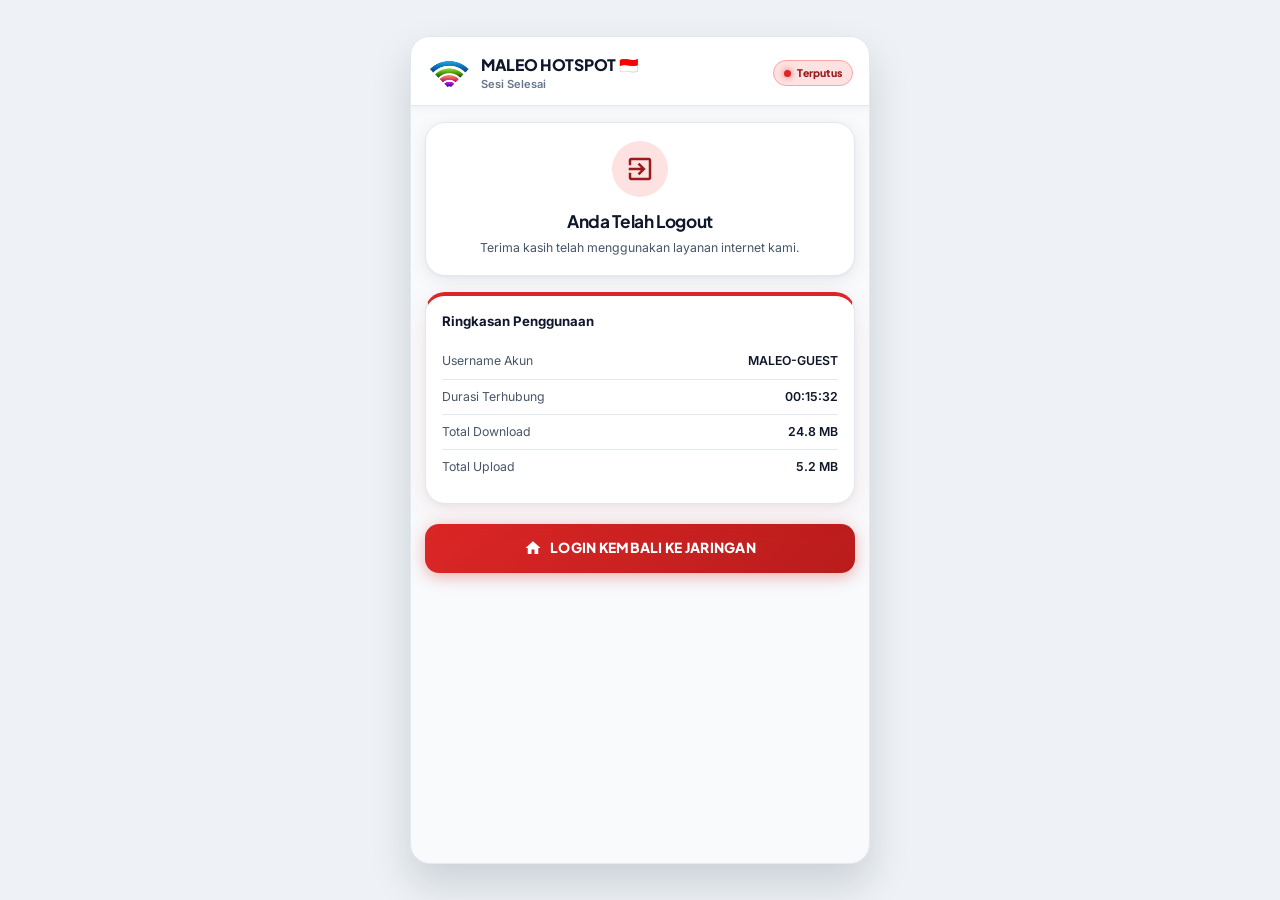
<file: logout.html>
<!DOCTYPE html>
<html lang="id">
<head>
  <meta charset="UTF-8">
  <meta name="viewport" content="width=device-width, initial-scale=1.0, maximum-scale=1.0, user-scalable=no, viewport-fit=cover">
  <meta http-equiv="pragma" content="no-cache">
  <meta http-equiv="expires" content="-1">
  <title>Logout Berhasil - Maleo Hotspot</title>
  <link rel="preconnect" href="https://fonts.googleapis.com">
  <link rel="preconnect" href="https://fonts.gstatic.com" crossorigin>
  <link href="https://fonts.googleapis.com/css2?family=Inter:wght@400;500;600;700&family=Plus+Jakarta+Sans:wght@600;700;800&display=swap" rel="stylesheet">
  <link rel="stylesheet" href="css/style.css">
</head>
<body>

  <!-- App Shell Container (Material You Surface) -->
  <div class="app-container">

    <!-- Top Header Bar -->
    <header class="app-header">
      <div class="header-top">
        <div class="brand-info">
          <div class="brand-logo">
            <img src="assets/net_logo.png" alt="Maleo Hotspot Logo" class="brand-logo-img">
          </div>
          <div>
            <div class="brand-title" id="brandName">MALEO HOTSPOT</div>
            <div class="brand-subtitle">Sesi Selesai</div>
          </div>
        </div>
        <div class="status-badge" style="background-color: var(--md-sys-color-error-container); color: var(--md-sys-color-on-error-container);">
          <span class="status-dot" style="background-color: var(--md-sys-color-error);"></span>
          <span>Terputus</span>
        </div>
      </div>
    </header>

    <main class="app-content">

      <!-- M3 Disconnect Card -->
      <div class="user-badge-header">
        <div class="user-avatar" style="background-color: var(--md-sys-color-error-container); color: var(--md-sys-color-on-error-container);">
          <svg viewBox="0 0 24 24"><path d="M10.09 15.59L11.5 17l5-5-5-5-1.41 1.41L12.67 11H3v2h9.67l-2.58 2.59zM19 3H5c-1.11 0-2 .9-2 2v4h2V5h14v14H5v-4H3v4c0 1.1.89 2 2 2h14c1.1 0 2-.9 2-2V5c0-1.1-.9-2-2-2z"/></svg>
        </div>
        <h2 style="font-size: 1.15rem; font-weight: 700; color: var(--md-sys-color-on-surface);">Anda Telah Logout</h2>
        <div style="font-size: 0.82rem; color: var(--md-sys-color-on-surface-variant); margin-top: 4px;">Terima kasih telah menggunakan layanan internet kami.</div>
      </div>

      <!-- M3 Ringkasan Penggunaan -->
      <div class="login-card" style="margin-bottom: 20px;">
        <div style="font-size: 0.88rem; font-weight: 700; color: var(--md-sys-color-on-surface); margin-bottom: 12px;">Ringkasan Penggunaan</div>

        <div style="display: flex; justify-content: space-between; font-size: 0.82rem; padding: 8px 0; border-bottom: 1px solid var(--md-sys-color-outline-variant);">
          <span style="color: var(--md-sys-color-on-surface-variant);">Username Akun</span>
          <span style="color: var(--md-sys-color-on-surface); font-weight: 600;" id="logoutUser">$(username)</span>
        </div>

        <div style="display: flex; justify-content: space-between; font-size: 0.82rem; padding: 8px 0; border-bottom: 1px solid var(--md-sys-color-outline-variant);">
          <span style="color: var(--md-sys-color-on-surface-variant);">Durasi Terhubung</span>
          <span style="color: var(--md-sys-color-on-surface); font-weight: 600;" id="logoutUptime">$(uptime)</span>
        </div>

        <div style="display: flex; justify-content: space-between; font-size: 0.82rem; padding: 8px 0; border-bottom: 1px solid var(--md-sys-color-outline-variant);">
          <span style="color: var(--md-sys-color-on-surface-variant);">Total Download</span>
          <span style="color: var(--md-sys-color-on-surface); font-weight: 600;" id="logoutDown">$(bytes-in-nice)</span>
        </div>

        <div style="display: flex; justify-content: space-between; font-size: 0.82rem; padding: 8px 0;">
          <span style="color: var(--md-sys-color-on-surface-variant);">Total Upload</span>
          <span style="color: var(--md-sys-color-on-surface); font-weight: 600;" id="logoutUp">$(bytes-out-nice)</span>
        </div>
      </div>

      <!-- Tombol Login Kembali (M3 Pill) -->
      <a href="$(link-login)" class="btn-primary" id="btnLoginAgain" style="text-decoration: none; justify-content: center;">
        <svg viewBox="0 0 24 24"><path d="M10 20v-6h4v6h5v-8h3L12 3 2 12h3v8z"/></svg>
        Login Kembali ke Jaringan
      </a>

    </main>

  </div>

  <script src="js/config.js"></script>
  <script>
    if (typeof HOTSPOT_CONFIG !== 'undefined') {
      const brandNameEl = document.getElementById('brandName');
      if (brandNameEl) brandNameEl.textContent = HOTSPOT_CONFIG.brand.name || 'MALEO HOTSPOT';
    }

    // Dynamic Summary & Safety Navigation Fallback
    document.addEventListener('DOMContentLoaded', () => {
      const urlParams = new URLSearchParams(window.location.search);
      let user = urlParams.get('username');
      let uptime = urlParams.get('uptime');
      let down = urlParams.get('down');
      let up = urlParams.get('up');

      if (!user) {
        try { user = sessionStorage.getItem('hotspot_demo_user'); } catch(e) {}
      }
      user = user || 'MALEO-GUEST';

      const userEl = document.getElementById('logoutUser');
      if (userEl && (userEl.textContent.includes('$(') || userEl.textContent.trim() === '')) {
        userEl.textContent = user;
      }

      const uptimeEl = document.getElementById('logoutUptime');
      if (uptimeEl && (uptimeEl.textContent.includes('$(') || uptimeEl.textContent.trim() === '')) {
        uptimeEl.textContent = uptime || '00:15:32';
      }

      const downEl = document.getElementById('logoutDown');
      if (downEl && (downEl.textContent.includes('$(') || downEl.textContent.trim() === '')) {
        downEl.textContent = down || '24.8 MB';
      }

      const upEl = document.getElementById('logoutUp');
      if (upEl && (upEl.textContent.includes('$(') || upEl.textContent.trim() === '')) {
        upEl.textContent = up || '5.2 MB';
      }

      const loginAgainBtn = document.getElementById('btnLoginAgain');
      if (loginAgainBtn) {
        const href = loginAgainBtn.getAttribute('href');
        if (href && href.startsWith('$(')) {
          loginAgainBtn.href = 'login.html';
        }
      }
    });
  </script>
</body>
</html>
</file>
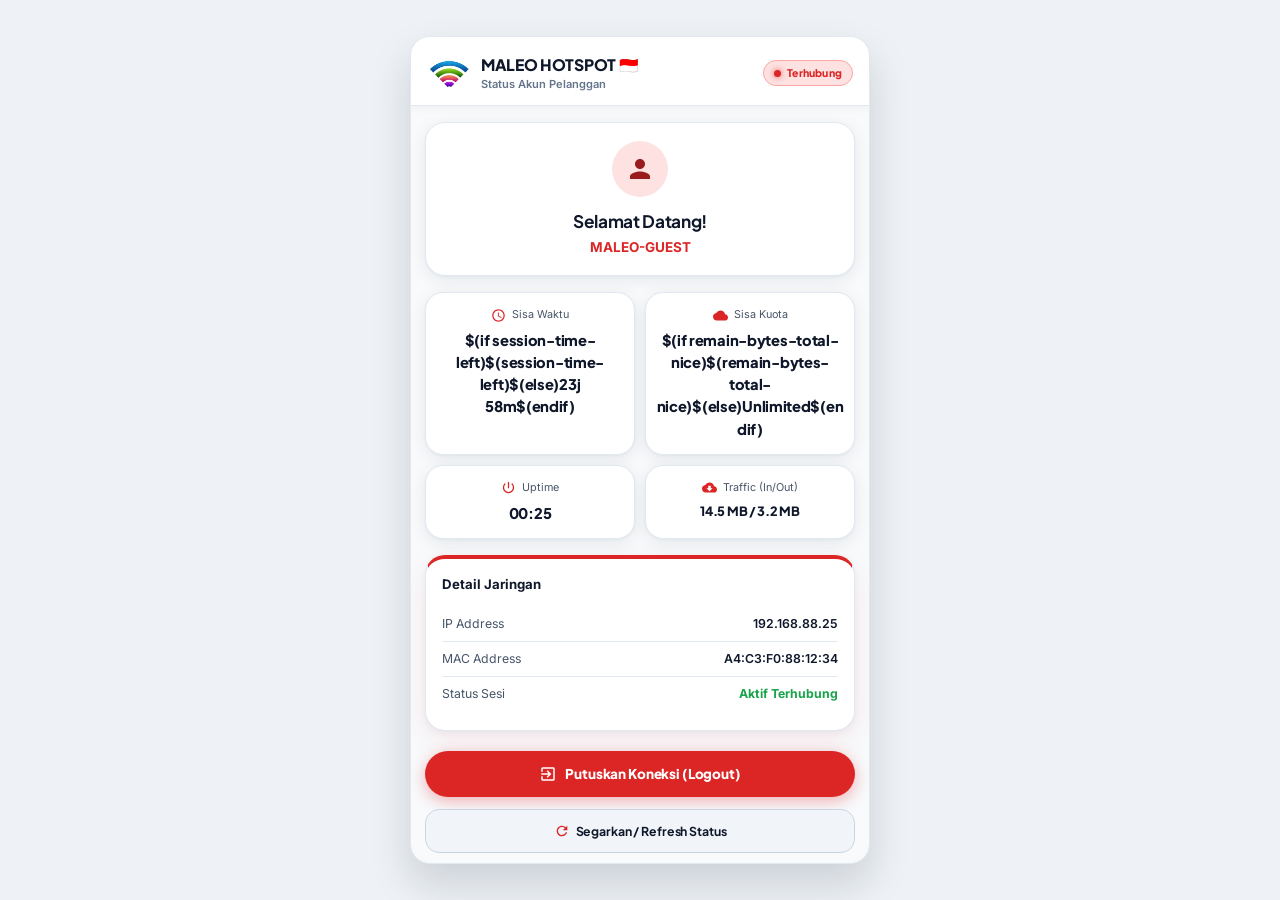
<file: status.html>
<!DOCTYPE html>
<html lang="id">
<head>
  <meta charset="UTF-8">
  <meta name="viewport" content="width=device-width, initial-scale=1.0, maximum-scale=1.0, user-scalable=no, viewport-fit=cover">
  <meta http-equiv="pragma" content="no-cache">
  <meta http-equiv="expires" content="-1">
  <title>Status Koneksi - Maleo Hotspot</title>
  <link rel="preconnect" href="https://fonts.googleapis.com">
  <link rel="preconnect" href="https://fonts.gstatic.com" crossorigin>
  <link href="https://fonts.googleapis.com/css2?family=Inter:wght@400;500;600;700&family=Plus+Jakarta+Sans:wght@600;700;800&display=swap" rel="stylesheet">
  <link rel="stylesheet" href="css/style.css">
  <script>
    $(if advert-pending == 'yes')
      var popup = '';
      function focusAdvert() {
        if (window.focus) popup.focus();
      }
      function openAdvert() {
        popup = open('$(link-advert)', 'hotspot_advert', '');
        setTimeout("focusAdvert()", 1000);
      }
      window.onload = openAdvert;
    $(endif)
  </script>
</head>
<body>

  <!-- App Shell Container (Material You Surface) -->
  <div class="app-container">

    <!-- Top Header Bar -->
    <header class="app-header">
      <div class="header-top">
        <div class="brand-info">
          <div class="brand-logo">
            <img src="assets/net_logo.png" alt="Maleo Hotspot Logo" class="brand-logo-img">
          </div>
          <div>
            <div class="brand-title" id="brandName">MALEO HOTSPOT</div>
            <div class="brand-subtitle">Status Akun Pelanggan</div>
          </div>
        </div>
        <div class="status-badge">
          <span class="status-dot"></span>
          <span>Terhubung</span>
        </div>
      </div>
    </header>

    <main class="app-content">

      <!-- M3 User Greeting Card -->
      <div class="user-badge-header">
        <div class="user-avatar">
          <svg viewBox="0 0 24 24"><path d="M12 12c2.21 0 4-1.79 4-4s-1.79-4-4-4-4 1.79-4 4 1.79 4 4 4zm0 2c-2.67 0-8 1.34-8 4v2h16v-2c0-2.66-5.33-4-8-4z"/></svg>
        </div>
        <h2 style="font-size: 1.15rem; font-weight: 700; color: var(--md-sys-color-on-surface);">Selamat Datang!</h2>
        <div style="font-size: 0.9rem; color: var(--md-sys-color-primary); font-weight: 700; margin-top: 2px;" id="userDisplayName">$(username)</div>
      </div>

      <!-- M3 Stats Grid -->
      <div class="stats-grid">
        <!-- Sisa Waktu -->
        <div class="stat-box">
          <div class="stat-label">
            <svg viewBox="0 0 24 24"><path d="M11.99 2C6.47 2 2 6.48 2 12s4.47 10 9.99 10C17.52 22 22 17.52 22 12S17.52 2 11.99 2zM12 20c-4.42 0-8-3.58-8-8s3.58-8 8-8 8 3.58 8 8-3.58 8-8 8zm.5-13H11v6l5.25 3.15.75-1.23-4.5-2.67z"/></svg>
            Sisa Waktu
          </div>
          <div class="stat-val" id="statTimeLeft">$(if session-time-left)$(session-time-left)$(else)23j 58m$(endif)</div>
        </div>

        <!-- Sisa Kuota -->
        <div class="stat-box">
          <div class="stat-label">
            <svg viewBox="0 0 24 24"><path d="M19.35 10.04C18.67 6.59 15.64 4 12 4 9.11 4 6.6 5.64 5.35 8.04 2.34 8.36 0 10.91 0 14c0 3.31 2.69 6 6 6h13c2.76 0 5-2.24 5-5 0-2.64-2.05-4.78-4.65-4.96z"/></svg>
            Sisa Kuota
          </div>
          <div class="stat-val" id="statQuota">$(if remain-bytes-total-nice)$(remain-bytes-total-nice)$(else)Unlimited$(endif)</div>
        </div>

        <!-- Waktu Aktif (Uptime) -->
        <div class="stat-box">
          <div class="stat-label">
            <svg viewBox="0 0 24 24"><path d="M13 3h-2v10h2V3zm4.83 2.17l-1.42 1.42C17.99 7.86 19 9.81 19 12c0 3.87-3.13 7-7 7s-7-3.13-7-7c0-2.19 1.01-4.14 2.58-5.42L6.17 5.17C4.23 6.82 3 9.26 3 12c0 4.97 4.03 9 9 9s9-4.03 9-9c0-2.74-1.23-5.18-3.17-6.83z"/></svg>
            Uptime
          </div>
          <div class="stat-val" id="statUptime">$(uptime)</div>
        </div>

        <!-- Total Download / Upload -->
        <div class="stat-box">
          <div class="stat-label">
            <svg viewBox="0 0 24 24"><path d="M19.35 10.04C18.67 6.59 15.64 4 12 4 9.11 4 6.6 5.64 5.35 8.04 2.34 8.36 0 10.91 0 14c0 3.31 2.69 6 6 6h13c2.76 0 5-2.24 5-5 0-2.64-2.05-4.78-4.65-4.96zM17 13l-5 5-5-5h3V9h4v4h3z"/></svg>
            Traffic (In/Out)
          </div>
          <div class="stat-val" id="statTraffic" style="font-size: 0.85rem;">$(bytes-in-nice) / $(bytes-out-nice)</div>
        </div>
      </div>

      <!-- M3 Info Tile -->
      <div class="login-card" style="margin-bottom: 20px;">
        <div style="font-size: 0.88rem; font-weight: 700; color: var(--md-sys-color-on-surface); margin-bottom: 12px;">Detail Jaringan</div>
        
        <div style="display: flex; justify-content: space-between; font-size: 0.82rem; padding: 8px 0; border-bottom: 1px solid var(--md-sys-color-outline-variant);">
          <span style="color: var(--md-sys-color-on-surface-variant);">IP Address</span>
          <span style="color: var(--md-sys-color-on-surface); font-weight: 600;" id="statIp">$(ip)</span>
        </div>

        <div style="display: flex; justify-content: space-between; font-size: 0.82rem; padding: 8px 0; border-bottom: 1px solid var(--md-sys-color-outline-variant);">
          <span style="color: var(--md-sys-color-on-surface-variant);">MAC Address</span>
          <span style="color: var(--md-sys-color-on-surface); font-weight: 600;" id="statMac">$(mac)</span>
        </div>

        <div style="display: flex; justify-content: space-between; font-size: 0.82rem; padding: 8px 0;">
          <span style="color: var(--md-sys-color-on-surface-variant);">Status Sesi</span>
          <span style="color: var(--md-sys-color-tertiary); font-weight: 700;">Aktif Terhubung</span>
        </div>
      </div>

      <!-- Action Buttons (M3 Pill Shapes) -->
      <form action="$(link-logout)" name="logout" id="formLogout" onSubmit="return openLogout()">
        <button type="submit" class="btn-danger" id="btnLogout">
          <svg width="18" height="18" viewBox="0 0 24 24" fill="currentColor"><path d="M10.09 15.59L11.5 17l5-5-5-5-1.41 1.41L12.67 11H3v2h9.67l-2.58 2.59zM19 3H5c-1.11 0-2 .9-2 2v4h2V5h14v14H5v-4H3v4c0 1.1.89 2 2 2h14c1.1 0 2-.9 2-2V5c0-1.1-.9-2-2-2z"/></svg>
          Putuskan Koneksi (Logout)
        </button>
      </form>

      <div style="margin-top: 12px;">
        <a href="$(link-status)" class="btn-trial" id="btnRefreshStatus" style="justify-content: center; text-align: center;">
          <svg viewBox="0 0 24 24"><path d="M17.65 6.35A7.958 7.958 0 0 0 12 4c-4.42 0-7.99 3.58-7.99 8s3.57 8 7.99 8c3.73 0 6.84-2.55 7.73-6h-2.08A5.99 5.99 0 0 1 12 18c-3.31 0-6-2.69-6-6s2.69-6 6-6c1.66 0 3.14.69 4.22 1.78L13 11h7V4l-2.35 2.35z"/></svg>
          Segarkan / Refresh Status
        </a>
      </div>

    </main>

  </div>

  <script src="js/config.js"></script>
  <script>
    if (typeof HOTSPOT_CONFIG !== 'undefined') {
      const brandNameEl = document.getElementById('brandName');
      if (brandNameEl) brandNameEl.textContent = HOTSPOT_CONFIG.brand.name || 'MALEO HOTSPOT';
    }

    // Dynamic Live Simulation & Navigation Fallback (Preview / Non-RouterOS Environment)
    document.addEventListener('DOMContentLoaded', () => {
      const urlParams = new URLSearchParams(window.location.search);
      let user = urlParams.get('username');
      if (!user) {
        try { user = sessionStorage.getItem('hotspot_demo_user'); } catch(e) {}
      }
      user = user || 'MALEO-GUEST';

      const userEl = document.getElementById('userDisplayName');
      if (userEl && (userEl.textContent.includes('$(') || userEl.textContent.trim() === '')) {
        userEl.textContent = user;
      }

      const ipEl = document.getElementById('statIp');
      if (ipEl && ipEl.textContent.includes('$(')) ipEl.textContent = '192.168.88.25';

      const macEl = document.getElementById('statMac');
      if (macEl && macEl.textContent.includes('$(')) macEl.textContent = 'A4:C3:F0:88:12:34';

      const trafficEl = document.getElementById('statTraffic');
      let downMb = 14.5;
      let upMb = 3.2;
      if (trafficEl && trafficEl.textContent.includes('$(')) {
        trafficEl.textContent = `${downMb.toFixed(1)} MB / ${upMb.toFixed(1)} MB`;
      }

      // Live Ticking Uptime Counter
      const uptimeEl = document.getElementById('statUptime');
      let uptimeSec = 24;
      if (uptimeEl && (uptimeEl.textContent.includes('$(') || uptimeEl.textContent.trim() === '')) {
        uptimeEl.textContent = formatSec(uptimeSec);
        setInterval(() => {
          uptimeSec++;
          uptimeEl.textContent = formatSec(uptimeSec);
        }, 1000);
      }

      // Live Ticking Traffic
      setInterval(() => {
        if (trafficEl && (trafficEl.textContent.includes('MB') || trafficEl.textContent.includes('$('))) {
          downMb += (Math.random() * 0.4);
          upMb += (Math.random() * 0.1);
          trafficEl.textContent = `${downMb.toFixed(1)} MB / ${upMb.toFixed(1)} MB`;
        }
      }, 2000);

      function formatSec(s) {
        const m = Math.floor(s / 60);
        const sec = s % 60;
        return `${String(m).padStart(2, '0')}:${String(sec).padStart(2, '0')}`;
      }

      // Fallback Buttons
      const refreshBtn = document.getElementById('btnRefreshStatus');
      if (refreshBtn) {
        refreshBtn.addEventListener('click', (e) => {
          const href = refreshBtn.getAttribute('href');
          if (href && href.startsWith('$(')) {
            e.preventDefault();
            location.reload();
          }
        });
      }

      const formLogout = document.getElementById('formLogout');
      if (formLogout) {
        formLogout.addEventListener('submit', (e) => {
          const act = formLogout.getAttribute('action') || '';
          if (act.includes('$(') || act === '#' || location.hostname.includes('vercel.app') || location.hostname === 'localhost') {
            e.preventDefault();
            window.location.href = `logout.html?username=${encodeURIComponent(user)}&uptime=${encodeURIComponent(formatSec(uptimeSec))}&down=${encodeURIComponent(downMb.toFixed(1) + ' MB')}&up=${encodeURIComponent(upMb.toFixed(1) + ' MB')}`;
          }
        });
      }
    });
  </script>
</body>
</html>
</file>
<file: css/style.css>
/* ==========================================================================
   GOOGLE MATERIAL YOU (MATERIAL DESIGN 3 / ANDROID 14+) HOTSPOT THEME
   DUAL FONT SYSTEM:
   1. Display / Heading / Numbers: 'Plus Jakarta Sans' (Geometric & Bold Tech)
   2. Body / Inputs / UI Labels: 'Inter' (Ultra-Legible & Clean)
   ========================================================================== */

@import url('https://fonts.googleapis.com/css2?family=Inter:wght@400;500;600;700&family=Plus+Jakarta+Sans:wght@600;700;800&display=swap');

:root {
  /* Dual Font Families with Robust Offline Fallbacks */
  --font-display: 'Plus Jakarta Sans', 'Google Sans', -apple-system, BlinkMacSystemFont, 'Segoe UI', sans-serif;
  --font-body: 'Inter', system-ui, -apple-system, BlinkMacSystemFont, 'Segoe UI', Roboto, Helvetica, Arial, sans-serif;

  /* Material Design 3 - CLEAN LIGHT & MERAH PUTIH THEME (MATCHES WHITE APPBAR & BANNER) */
  --md-sys-color-surface: #f8fafc; /* Latar Konten Bersih & Cerah */
  --md-sys-color-surface-dim: #eef2f6;
  --md-sys-color-surface-container: #ffffff; /* Semua Card Putih Bersih */
  --md-sys-color-surface-container-high: #f8fafc;
  --md-sys-color-surface-container-highest: #f1f5f9;
  
  /* Merah Berani & Putih Accents */
  --md-sys-color-primary: #dc2626; /* Merah Indonesia */
  --md-sys-color-on-primary: #ffffff;
  --md-sys-color-primary-container: #fee2e2;
  --md-sys-color-on-primary-container: #991b1b;
  
  --md-sys-color-secondary: #0f172a;
  --md-sys-color-secondary-container: #f1f5f9;
  --md-sys-color-on-secondary-container: #0f172a;
  
  --md-sys-color-tertiary: #16a34a;
  --md-sys-color-tertiary-container: #dcfce7;
  --md-sys-color-on-tertiary-container: #15803d;
  
  --md-sys-color-outline: #94a3b8;
  --md-sys-color-outline-variant: #e2e8f0;
  
  --md-sys-color-on-surface: #0f172a; /* Teks Utama Gelap Tegas */
  --md-sys-color-on-surface-variant: #475569; /* Teks Sekunder Muted */
  
  --md-sys-color-error: #dc2626;
  --md-sys-color-error-container: #fee2e2;
  --md-sys-color-on-error-container: #991b1b;

  /* Shadow Tokens */
  --card-shadow: 0 4px 18px rgba(15, 23, 42, 0.08), 0 1px 3px rgba(15, 23, 42, 0.04);
  --card-shadow-hover: 0 8px 24px rgba(15, 23, 42, 0.12), 0 2px 6px rgba(15, 23, 42, 0.06);

  /* M3 Shape Tokens */
  --md-shape-corner-xs: 4px;
  --md-shape-corner-sm: 8px;
  --md-shape-corner-md: 14px;
  --md-shape-corner-lg: 18px;
  --md-shape-corner-xl: 20px;
  --md-shape-corner-full: 9999px;

  /* M3 Transitions */
  --md-motion-easing: cubic-bezier(0.2, 0, 0, 1);
  --md-motion-duration: 0.25s;
}

/* Reset & Base */
*, *::before, *::after {
  box-sizing: border-box;
  margin: 0;
  padding: 0;
  -webkit-tap-highlight-color: transparent;
}

html, body {
  width: 100%;
  height: 100%;
  margin: 0;
  padding: 0;
  font-family: var(--font-body);
  background-color: var(--md-sys-color-surface-dim);
  color: var(--md-sys-color-on-surface);
  line-height: 1.5;
  font-size: 15px;
  overflow: hidden; /* Mencegah scrolling browser luar pada mobile */
}

body {
  display: flex;
  justify-content: center;
  align-items: stretch;
}

/* Typography Hierarchy Setup */
h1, h2, h3, h4, .font-display {
  font-family: var(--font-display);
  letter-spacing: -0.02em;
}

/* Mobile App Shell (Native App Container) */
.app-container {
  width: 100%;
  max-width: 460px;
  height: 100vh;
  height: 100dvh;
  display: flex;
  flex-direction: column;
  background-color: var(--md-sys-color-surface); /* Latar Bersih Cerah */
  position: relative;
  margin: 0 auto;
  overflow: hidden; /* Kunci agar header dan nav bar tetap diam */
}

/* Pelindung Fade Gradient Halus HANYA untuk Halaman dengan Bottom Nav Bar */
.app-container.has-bottom-nav::after,
.app-container:has(.bottom-nav)::after {
  content: '';
  position: absolute;
  bottom: 0;
  left: 0;
  right: 0;
  width: 100%;
  height: 84px; /* Tinggi presisi pas di area nav bar */
  background: linear-gradient(to top, #f8fafc 40%, rgba(248, 250, 252, 0.85) 75%, transparent 100%);
  backdrop-filter: blur(16px);
  -webkit-backdrop-filter: blur(16px);
  border-top: 1px solid rgba(226, 232, 240, 0.6);
  pointer-events: none;
  z-index: 900;
}

@media (min-width: 481px) {
  html, body {
    overflow: auto;
  }
  body {
    padding: 20px 12px;
    align-items: center;
    min-height: 100vh;
  }
  .app-container {
    height: 92vh;
    max-height: 880px;
    border-radius: var(--md-shape-corner-xl);
    border: 1px solid var(--md-sys-color-outline-variant);
    box-shadow: 0 20px 40px rgba(15, 23, 42, 0.15);
  }
}

/* ==========================================================================
   TOP APP BAR & HEADER (PERMANEN STATIS / DIAM)
   ========================================================================== */
.app-header {
  flex-shrink: 0;
  padding: 14px 16px 10px 16px;
  background-color: #ffffff;
  border-bottom: 1px solid var(--md-sys-color-outline-variant); /* Garis batas netral bersih tanpa aksen merah */
  box-shadow: 0 2px 10px rgba(15, 23, 42, 0.05);
  z-index: 100;
}

.header-top {
  display: flex;
  align-items: center;
  justify-content: space-between;
}

.brand-info {
  display: flex;
  align-items: center;
  gap: 10px;
}

.brand-logo {
  width: 44px;
  height: 44px;
  border-radius: 12px;
  background-color: transparent;
  display: flex;
  align-items: center;
  justify-content: center;
  flex-shrink: 0;
}

.brand-logo-img {
  width: 100%;
  height: 100%;
  object-fit: contain;
  display: block;
}

.brand-title {
  font-family: var(--font-display);
  font-size: 1.05rem;
  font-weight: 800;
  letter-spacing: -0.02em;
  color: #0f172a; /* Warna gelap tegas di atas latar putih */
}

.brand-subtitle {
  font-family: var(--font-body);
  font-size: 0.74rem;
  font-weight: 600;
  color: #64748b;
}

/* Tombol Sound Toggle Jingle Kemerdekaan */
.btn-sound-toggle {
  background: #f1f5f9;
  border: 1px solid #cbd5e1;
  color: #dc2626;
  border-radius: 20px;
  padding: 4px 8px;
  display: flex;
  align-items: center;
  gap: 5px;
  cursor: pointer;
  height: 26px;
  outline: none;
  transition: all var(--md-motion-duration) var(--md-motion-easing);
}

.btn-sound-toggle:hover {
  background: #fee2e2;
  border-color: #fca5a5;
  transform: scale(1.04);
}

.btn-sound-toggle.playing {
  background: #fee2e2;
  border-color: #fca5a5;
  color: #dc2626;
  box-shadow: 0 0 10px rgba(220, 38, 38, 0.2);
}

.btn-sound-toggle svg {
  width: 14px;
  height: 14px;
  fill: currentColor;
  flex-shrink: 0;
}

.sound-wave {
  display: flex;
  align-items: center;
  gap: 2px;
  height: 12px;
}

.wave-bar {
  width: 2.5px;
  height: 4px;
  background-color: #dc2626;
  border-radius: 2px;
  transition: height 0.2s ease;
}

.btn-sound-toggle.playing .wave-bar:nth-child(1) {
  animation: sound-bounce 0.7s ease-in-out infinite alternate;
}

.btn-sound-toggle.playing .wave-bar:nth-child(2) {
  animation: sound-bounce 0.5s ease-in-out 0.15s infinite alternate;
}

.btn-sound-toggle.playing .wave-bar:nth-child(3) {
  animation: sound-bounce 0.8s ease-in-out 0.3s infinite alternate;
}

@keyframes sound-bounce {
  0% { height: 3px; }
  100% { height: 12px; }
}

.status-badge {
  font-family: var(--font-display);
  display: inline-flex;
  align-items: center;
  gap: 6px;
  background-color: #fee2e2;
  color: #dc2626;
  border: 1px solid #fca5a5;
  padding: 4px 10px;
  border-radius: 14px;
  font-size: 0.7rem;
  font-weight: 800;
  letter-spacing: 0.02em;
}

.status-dot {
  width: 7px;
  height: 7px;
  background-color: #dc2626;
  border-radius: 50%;
  box-shadow: 0 0 6px rgba(220, 38, 38, 0.8);
}

/* Announcement Banner */
.marquee-wrapper {
  margin-top: 10px;
  background-color: #f8fafc;
  border: 1px solid #e2e8f0;
  border-radius: 12px;
  padding: 7px 12px;
  display: flex;
  align-items: center;
  gap: 8px;
  overflow: hidden;
}

.marquee-icon {
  flex-shrink: 0;
  color: #dc2626;
  display: flex;
}

.marquee-icon svg {
  width: 16px;
  height: 16px;
  fill: currentColor;
}

.marquee-content {
  white-space: nowrap;
  overflow: hidden;
  font-family: var(--font-body);
  font-size: 0.75rem;
  color: #334155;
  font-weight: 600;
  width: 100%;
}

.marquee-text {
  display: inline-block;
  animation: marquee-scroll 20s linear infinite;
}

@keyframes marquee-scroll {
  0% { transform: translateX(100%); }
  100% { transform: translateX(-100%); }
}

/* ==========================================================================
   APP CONTENT & TABS (SCROLLABLE AREA)
   ========================================================================== */
.app-content {
  flex: 1;
  padding: 16px 14px 24px 14px; /* Default 24px untuk halaman status, logout, error */
  overflow-y: auto;
  overflow-x: hidden; /* Mencegah konten melebar / scroll horizontal */
  -webkit-overflow-scrolling: touch;
  scroll-behavior: smooth;
  width: 100%;
  box-sizing: border-box;
}

.has-bottom-nav .app-content,
.app-container:has(.bottom-nav) .app-content {
  padding-bottom: 110px; /* 110px hanya untuk halaman dengan floating bottom nav bar */
}

.tab-pane {
  display: none;
  opacity: 0;
  transform: translateY(6px);
  transition: opacity var(--md-motion-duration) var(--md-motion-easing), transform var(--md-motion-duration) var(--md-motion-easing);
}

.tab-pane.active {
  display: block;
  opacity: 1;
  transform: translateY(0);
}

/* ==========================================================================
   M3 SEGMENTED BUTTON (VOUCHER VS MEMBER)
   ========================================================================== */
.mode-switch {
  display: flex;
  background-color: #f1f4f9;
  border-radius: 14px;
  padding: 4px;
  margin-bottom: 12px;
  border: 1px solid #e2e8f0;
}

.mode-btn {
  flex: 1;
  display: flex;
  align-items: center;
  justify-content: center;
  gap: 8px;
  padding: 9px 14px;
  border: none;
  background: transparent;
  color: #475569;
  font-family: var(--font-display);
  font-size: 0.82rem;
  font-weight: 700;
  letter-spacing: -0.01em;
  border-radius: 10px;
  cursor: pointer;
  transition: all var(--md-motion-duration) var(--md-motion-easing);
}

.mode-btn svg {
  width: 17px;
  height: 17px;
  fill: currentColor;
}

.mode-btn.active {
  background-color: #dc2626;
  color: #ffffff;
  box-shadow: 0 2px 8px rgba(220, 38, 38, 0.3);
}

/* ==========================================================================
   HIGH-FOCUS VOUCHER LOGIN CARD (SPECIAL ACCENT TO DIRECT USER FOCUS)
   ========================================================================== */
.login-card {
  background-color: #ffffff;
  border-radius: var(--md-shape-corner-xl);
  padding: 16px 16px 18px 16px;
  border: 1.5px solid #e2e8f0;
  border-top: 4px solid #dc2626; /* Aksen penanda fokus pintu masuk login */
  box-shadow: 0 10px 30px rgba(220, 38, 38, 0.08), 0 2px 8px rgba(15, 23, 42, 0.05);
  position: relative;
  overflow: hidden;
}

.login-card-header {
  display: flex;
  align-items: center;
  justify-content: space-between;
  margin: -16px -16px 12px -16px;
  padding: 12px 16px;
  background-color: #f8fafc; /* Header berlatar soft tint agar terstruktur jelas */
  border-bottom: 1px solid #e2e8f0;
}

.login-card-title {
  display: flex;
  align-items: center;
  gap: 6px;
  font-family: var(--font-display);
  font-size: 0.82rem;
  font-weight: 800;
  letter-spacing: 0.02em;
  color: #0f172a;
}

.login-card-title svg {
  width: 18px;
  height: 18px;
  fill: #dc2626;
}

.login-card-badge {
  font-family: var(--font-display);
  font-size: 0.65rem;
  font-weight: 800;
  padding: 3px 8px;
  border-radius: 14px;
  background-color: #fee2e2;
  color: #dc2626;
  border: 1px solid #fca5a5;
}

.input-group {
  margin-bottom: 12px;
}

.input-group label {
  display: flex;
  align-items: center;
  justify-content: space-between;
  font-family: var(--font-display);
  font-size: 0.76rem;
  font-weight: 800;
  color: #0f172a;
  margin-bottom: 6px;
  letter-spacing: 0.01em;
}

.badge-required {
  font-size: 0.68rem;
  color: #dc2626;
  font-weight: 800;
}

.input-box {
  position: relative;
  display: flex;
  align-items: center;
}

.input-box .input-icon {
  position: absolute;
  left: 14px;
  color: #64748b;
  display: flex;
  pointer-events: none;
  z-index: 2;
}

.input-box .input-icon svg {
  width: 18px;
  height: 18px;
  fill: currentColor;
}

/* High-Visibility Voucher Input Field with Harmonized 14px Rounded Corners */
.form-control {
  width: 100%;
  padding: 13px 56px 13px 44px;
  background-color: #f8fafc;
  border: 2px solid #cbd5e1; /* Border lebih kontras agar input langsung terlihat */
  border-radius: 14px; /* Disamakan 14px */
  color: #0f172a;
  font-family: var(--font-display);
  font-size: 1.05rem;
  font-weight: 800;
  letter-spacing: 0.02em;
  text-transform: none; /* Bebas ketik huruf kecil, kapital, angka, atau kombinasi */
  outline: none;
  transition: all var(--md-motion-duration) var(--md-motion-easing);
}

.form-control:focus {
  border-color: #dc2626;
  background-color: #ffffff;
  box-shadow: 0 0 0 3px rgba(220, 38, 38, 0.18);
}

.form-control::placeholder {
  color: #94a3b8;
  font-family: var(--font-body);
  font-size: 0.82rem;
  font-weight: 500;
  letter-spacing: normal;
  text-transform: none;
}

/* Helper Hint Below Input */
.input-hint {
  font-family: var(--font-body);
  font-size: 0.72rem;
  font-weight: 500;
  color: #64748b;
  margin-top: 6px;
  display: flex;
  align-items: center;
  gap: 4px;
}

/* Ilustrasi / Pilihan Cepat Kode Voucher */
.sample-vouchers-row {
  display: flex;
  align-items: center;
  flex-wrap: wrap;
  gap: 6px;
  margin-top: 8px;
}

.sample-title {
  font-family: var(--font-display);
  font-size: 0.68rem;
  font-weight: 700;
  color: #64748b;
}

.btn-sample-code {
  background: #f1f5f9;
  border: 1px solid #cbd5e1;
  border-radius: 8px;
  padding: 4px 8px;
  font-family: var(--font-display);
  font-size: 0.68rem;
  font-weight: 700;
  color: #0f172a;
  cursor: pointer;
  letter-spacing: 0.02em;
  transition: all var(--md-motion-duration) var(--md-motion-easing);
}

.btn-sample-code:hover, .btn-sample-code:active {
  background: #fee2e2;
  border-color: #fca5a5;
  color: #dc2626;
  transform: translateY(-1px);
}

/* Scan QR Icon Button (Bersih Tanpa Latar Pembungkus) */
.btn-scan-qr {
  position: absolute;
  right: 8px;
  top: 50%;
  transform: translateY(-50%);
  width: 38px;
  height: 38px;
  background: transparent; /* Latar pembungkus dihapus */
  border: none;
  color: #dc2626;
  padding: 0;
  display: flex;
  align-items: center;
  justify-content: center;
  cursor: pointer;
  z-index: 3;
  transition: transform var(--md-motion-duration) var(--md-motion-easing), opacity var(--md-motion-duration) var(--md-motion-easing);
}

.btn-scan-qr svg {
  width: 26px;
  height: 26px;
  fill: #dc2626;
  transition: transform var(--md-motion-duration) var(--md-motion-easing);
}

.btn-scan-qr:hover, .btn-scan-qr:active {
  background: transparent;
  transform: translateY(-50%) scale(1.15);
}

.btn-scan-qr:hover svg, .btn-scan-qr:active svg {
  fill: #b91c1c;
}

/* Big Hero Connect Button with Harmonized 14px Rounded Corners */
.btn-primary {
  width: 100%;
  padding: 14px 20px;
  border: none;
  border-radius: 14px; /* Disamakan 14px */
  background: linear-gradient(135deg, #dc2626, #b91c1c);
  color: #ffffff;
  font-family: var(--font-display);
  font-size: 0.92rem;
  font-weight: 800;
  letter-spacing: 0.02em;
  text-transform: uppercase;
  cursor: pointer;
  display: flex;
  align-items: center;
  justify-content: center;
  gap: 8px;
  box-shadow: 0 4px 16px rgba(220, 38, 38, 0.35);
  transition: all var(--md-motion-duration) var(--md-motion-easing);
}

.btn-primary svg {
  width: 18px;
  height: 18px;
  fill: currentColor;
}

.btn-primary:hover, .btn-primary:active {
  background: linear-gradient(135deg, #ef4444, #dc2626);
  transform: scale(0.99);
  box-shadow: 0 6px 20px rgba(220, 38, 38, 0.5);
}

/* State Tombol Redup Saat Input Belum Diisi */
.btn-primary.btn-dimmed {
  opacity: 0.45;
  filter: grayscale(0.65);
  box-shadow: none;
  cursor: not-allowed;
  transform: none;
}

/* Free Trial Button with Harmonized 14px Rounded Corners */
.btn-trial {
  width: 100%;
  margin-top: 10px;
  padding: 12px 16px;
  background-color: #f1f5f9;
  color: #0f172a;
  border: 1px solid #cbd5e1;
  border-radius: 14px; /* Disamakan 14px */
  font-family: var(--font-display);
  font-size: 0.82rem;
  font-weight: 700;
  letter-spacing: -0.01em;
  cursor: pointer;
  display: flex;
  align-items: center;
  justify-content: center;
  gap: 6px;
  text-decoration: none;
  transition: all var(--md-motion-duration) var(--md-motion-easing);
}

.btn-trial svg {
  width: 16px;
  height: 16px;
  fill: #dc2626;
}

.btn-trial:hover {
  background-color: #e2e8f0;
  border-color: #94a3b8;
}

.alert-error {
  background-color: #fee2e2;
  color: #991b1b;
  border: 1px solid #fca5a5;
  padding: 12px 14px;
  border-radius: 14px; /* Disamakan 14px */
  font-family: var(--font-body);
  font-size: 0.82rem;
  font-weight: 600;
  display: flex;
  align-items: flex-start;
  gap: 10px;
  margin-bottom: 12px;
}

.alert-error svg {
  width: 18px;
  height: 18px;
  flex-shrink: 0;
  fill: #dc2626;
}

/* ==========================================================================
   WIDGET HALAMAN DEPAN TAMBAHAN (RITME JARAK PRESISI & HARMONIS)
   ========================================================================== */

/* 1. Quick Action Shortcuts (Grid 4 Ikon dengan Efek Bayangan & Latar Putih) */
.quick-actions-grid {
  display: grid;
  grid-template-columns: repeat(4, 1fr);
  gap: 8px;
  margin-top: 12px;
}

.action-item {
  display: flex;
  flex-direction: column;
  align-items: center;
  justify-content: center;
  gap: 6px;
  background-color: #ffffff;
  border: 1px solid var(--md-sys-color-outline-variant);
  border-radius: var(--md-shape-corner-lg);
  padding: 10px 4px;
  cursor: pointer;
  text-decoration: none;
  color: var(--md-sys-color-on-surface);
  box-shadow: var(--card-shadow);
  transition: all var(--md-motion-duration) var(--md-motion-easing);
}

.action-item:hover, .action-item:active {
  background-color: #ffffff;
  transform: translateY(-2px);
  box-shadow: var(--card-shadow-hover);
  border-color: var(--md-sys-color-primary);
}

.action-icon {
  width: 36px;
  height: 36px;
  border-radius: var(--md-shape-corner-md);
  display: flex;
  align-items: center;
  justify-content: center;
  transition: all var(--md-motion-duration) var(--md-motion-easing);
}

.action-icon.tarif { background: #fee2e2; color: #dc2626; }
.action-icon.agen  { background: #f1f5f9; color: #0f172a; }
.action-icon.qr    { background: #fee2e2; color: #dc2626; }
.action-icon.cs    { background: #dcfce7; color: #16a34a; }

.action-icon svg {
  width: 19px;
  height: 19px;
  fill: currentColor;
}

.action-label {
  font-family: var(--font-display);
  font-size: 0.68rem;
  font-weight: 700;
  color: var(--md-sys-color-on-surface-variant);
  text-align: center;
}

/* 2. Featured Promo Banner Card (Latar Putih-Kemerdekaan & Efek Bayangan Garis Merah Paling Laris) */
.featured-promo-card {
  margin-top: 12px;
  background: linear-gradient(135deg, #ffffff, #fff5f5);
  border: 2px solid #dc2626; /* Line merah tegas pada card paling laris */
  border-radius: var(--md-shape-corner-xl);
  padding: 14px 16px;
  display: flex;
  align-items: center;
  justify-content: space-between;
  gap: 12px;
  position: relative;
  overflow: hidden;
  box-shadow: 0 4px 18px rgba(220, 38, 38, 0.15);
}

/* Card Banner Gambar Kustom (assets/banner_hut81.jpg) */
.banner-card {
  margin-top: 0;
  margin-bottom: 12px;
  width: 100%;
  border-radius: var(--md-shape-corner-xl);
  overflow: hidden;
  border: 1px solid var(--md-sys-color-outline-variant);
  box-shadow: var(--card-shadow);
  display: block;
}

.banner-img {
  width: 100%;
  height: auto;
  aspect-ratio: 2 / 1;
  object-fit: cover;
  display: block;
}

.promo-badge-tag {
  display: inline-flex;
  align-items: center;
  gap: 4px;
  background-color: var(--md-sys-color-primary);
  color: #ffffff;
  font-family: var(--font-display);
  font-size: 0.65rem;
  font-weight: 800;
  padding: 2px 8px;
  border-radius: var(--md-shape-corner-full);
  margin-bottom: 4px;
}

.promo-title {
  font-family: var(--font-display);
  font-size: 0.9rem;
  font-weight: 800;
  color: #0f172a;
}

.promo-sub {
  font-family: var(--font-body);
  font-size: 0.73rem;
  color: #64748b;
  margin-top: 2px;
}

.promo-price {
  font-family: var(--font-display);
  font-size: 1.05rem;
  font-weight: 800;
  color: var(--md-sys-color-primary);
}

.btn-promo-buy {
  padding: 8px 14px;
  background: linear-gradient(135deg, #dc2626, #b91c1c);
  color: #ffffff;
  border-radius: var(--md-shape-corner-full);
  font-family: var(--font-display);
  font-size: 0.75rem;
  font-weight: 800;
  text-decoration: none;
  display: inline-flex;
  align-items: center;
  gap: 4px;
  white-space: nowrap;
  flex-shrink: 0;
  box-shadow: 0 2px 10px rgba(220, 38, 38, 0.35);
  transition: all var(--md-motion-duration) var(--md-motion-easing);
}

.btn-promo-buy:hover {
  filter: brightness(1.15);
  transform: scale(0.98);
}

/* 3. 3-Step Mini Guide Card */
.step-guide-card {
  margin-top: 12px;
  background-color: #ffffff;
  border-radius: var(--md-shape-corner-xl);
  padding: 14px 16px;
  border: 1px solid var(--md-sys-color-outline-variant);
  box-shadow: var(--card-shadow);
}

.step-guide-title {
  font-family: var(--font-display);
  font-size: 0.8rem;
  font-weight: 800;
  color: #0f172a;
  margin-bottom: 10px;
  display: flex;
  align-items: center;
  gap: 6px;
}

.step-guide-title svg {
  width: 15px;
  height: 15px;
  fill: var(--md-sys-color-primary);
}

.steps-row {
  display: flex;
  align-items: center;
  justify-content: space-between;
  gap: 6px;
}

.step-item {
  flex: 1;
  text-align: center;
  display: flex;
  flex-direction: column;
  align-items: center;
  gap: 4px;
}

.step-num {
  width: 22px;
  height: 22px;
  border-radius: 50%;
  background-color: var(--md-sys-color-primary);
  color: #ffffff;
  font-family: var(--font-display);
  font-size: 0.7rem;
  font-weight: 800;
  display: flex;
  align-items: center;
  justify-content: center;
}

.step-text {
  font-family: var(--font-body);
  font-size: 0.67rem;
  font-weight: 600;
  color: var(--md-sys-color-on-surface-variant);
  line-height: 1.25;
}

.step-arrow {
  color: var(--md-sys-color-outline);
  font-size: 0.72rem;
  margin-top: -10px;
}

/* 5. Quick Info Tiles */
.quick-info-row {
  display: grid;
  grid-template-columns: 1fr 1fr;
  gap: 10px;
  margin-top: 12px;
}

.quick-card {
  background-color: #ffffff;
  border-radius: var(--md-shape-corner-lg);
  border: 1px solid var(--md-sys-color-outline-variant);
  box-shadow: var(--card-shadow);
  padding: 10px 12px;
  display: flex;
  align-items: center;
  gap: 10px;
}

.quick-card-icon {
  width: 34px;
  height: 34px;
  border-radius: var(--md-shape-corner-sm);
  background-color: #fee2e2;
  color: #dc2626;
  display: flex;
  align-items: center;
  justify-content: center;
  flex-shrink: 0;
}

.quick-card-icon svg {
  width: 17px;
  height: 17px;
  fill: currentColor;
}

.quick-card-text .label {
  font-family: var(--font-body);
  font-size: 0.68rem;
  color: var(--md-sys-color-on-surface-variant);
  display: block;
}

.quick-card-text .val {
  font-family: var(--font-display);
  font-size: 0.78rem;
  font-weight: 700;
  color: var(--md-sys-color-on-surface);
  word-break: break-all;
}

/* ==========================================================================
   TAB 2: PACKAGE CARDS (WHITE CARDS & ELEVATION SHADOW)
   ========================================================================== */
.section-header {
  margin-bottom: 18px;
}

.section-title {
  font-family: var(--font-display);
  font-size: 1.15rem;
  font-weight: 800;
  letter-spacing: -0.02em;
  color: var(--md-sys-color-on-surface);
  display: flex;
  align-items: center;
  gap: 10px;
}

.section-title svg {
  width: 22px;
  height: 22px;
  fill: var(--md-sys-color-primary);
}

.section-desc {
  font-family: var(--font-body);
  font-size: 0.8rem;
  color: var(--md-sys-color-on-surface-variant);
  margin-top: 4px;
}

.package-list {
  display: flex;
  flex-direction: column;
  gap: 14px;
}

.package-card {
  background-color: #ffffff;
  border-radius: var(--md-shape-corner-xl);
  padding: 18px 20px;
  position: relative;
  overflow: hidden;
  transition: all var(--md-motion-duration) var(--md-motion-easing);
  border: 1px solid var(--md-sys-color-outline-variant);
  box-shadow: var(--card-shadow);
}

.package-card:hover {
  transform: translateY(-2px);
  box-shadow: var(--card-shadow-hover);
}

.package-card.popular {
  border: 2px solid #dc2626;
  background-color: #ffffff;
  box-shadow: 0 6px 24px rgba(220, 38, 38, 0.15);
}

.package-badge {
  position: absolute;
  top: 16px;
  right: 16px;
  background-color: #f1f5f9;
  color: #334155;
  font-family: var(--font-display);
  font-size: 0.7rem;
  font-weight: 800;
  padding: 4px 10px;
  border-radius: var(--md-shape-corner-full);
}

.package-card.popular .package-badge {
  background-color: #dc2626;
  color: #ffffff;
}

.package-name {
  font-family: var(--font-display);
  font-size: 1rem;
  font-weight: 800;
  letter-spacing: -0.01em;
  color: var(--md-sys-color-on-surface);
  margin-bottom: 4px;
}

.package-price {
  font-family: var(--font-display);
  font-size: 1.4rem;
  font-weight: 800;
  letter-spacing: -0.03em;
  color: var(--md-sys-color-primary);
  margin-bottom: 12px;
}

.package-price span {
  font-family: var(--font-body);
  font-size: 0.8rem;
  font-weight: 500;
  letter-spacing: normal;
  color: var(--md-sys-color-on-surface-variant);
}

.package-details {
  display: flex;
  flex-wrap: wrap;
  gap: 8px;
  margin-bottom: 16px;
}

.detail-pill {
  font-family: var(--font-body);
  display: inline-flex;
  align-items: center;
  gap: 6px;
  font-size: 0.78rem;
  font-weight: 600;
  color: #334155;
  background-color: #f1f5f9;
  padding: 6px 10px;
  border-radius: var(--md-shape-corner-sm);
}

.detail-pill svg {
  width: 14px;
  height: 14px;
  fill: var(--md-sys-color-primary);
}

.btn-buy-wa {
  width: 100%;
  padding: 12px;
  background-color: #16a34a;
  color: #ffffff;
  border-radius: var(--md-shape-corner-full);
  font-family: var(--font-display);
  font-size: 0.85rem;
  font-weight: 800;
  letter-spacing: -0.01em;
  cursor: pointer;
  display: flex;
  align-items: center;
  justify-content: center;
  gap: 8px;
  text-decoration: none;
  box-shadow: 0 3px 12px rgba(22, 163, 74, 0.25);
  transition: all var(--md-motion-duration) var(--md-motion-easing);
}

.btn-buy-wa svg {
  width: 18px;
  height: 18px;
  fill: currentColor;
}

.btn-buy-wa:hover {
  background-color: #15803d;
  transform: scale(0.99);
}

/* ==========================================================================
   TAB 3: OUTLET CARDS (WHITE CARDS & ELEVATION SHADOW)
   ========================================================================== */
.outlet-list {
  display: flex;
  flex-direction: column;
  gap: 12px;
}

.outlet-card {
  background-color: #ffffff;
  border-radius: var(--md-shape-corner-lg);
  padding: 16px;
  display: flex;
  align-items: flex-start;
  gap: 14px;
  border: 1px solid var(--md-sys-color-outline-variant);
  box-shadow: var(--card-shadow);
  transition: all var(--md-motion-duration) var(--md-motion-easing);
}

.outlet-card:hover {
  transform: translateY(-2px);
  box-shadow: var(--card-shadow-hover);
}

.outlet-icon {
  width: 42px;
  height: 42px;
  border-radius: var(--md-shape-corner-md);
  background-color: #fee2e2;
  color: #dc2626;
  display: flex;
  align-items: center;
  justify-content: center;
  flex-shrink: 0;
}

.outlet-icon svg {
  width: 22px;
  height: 22px;
  fill: currentColor;
}

.outlet-body {
  flex: 1;
}

.outlet-title {
  font-family: var(--font-display);
  font-size: 0.95rem;
  font-weight: 800;
  letter-spacing: -0.01em;
  color: var(--md-sys-color-on-surface);
  display: flex;
  align-items: center;
  justify-content: space-between;
}

.outlet-status {
  font-family: var(--font-display);
  font-size: 0.7rem;
  font-weight: 800;
  color: #15803d;
  background-color: #dcfce7;
  padding: 3px 8px;
  border-radius: var(--md-shape-corner-full);
}

.outlet-addr {
  font-family: var(--font-body);
  font-size: 0.8rem;
  color: var(--md-sys-color-on-surface-variant);
  margin-top: 4px;
}

.outlet-time {
  font-family: var(--font-body);
  font-size: 0.75rem;
  color: #64748b;
  margin-top: 6px;
  display: flex;
  align-items: center;
  gap: 6px;
}

/* ==========================================================================
   TAB 4: BANTUAN & CS (WHITE CARDS & ELEVATION SHADOW)
   ========================================================================== */
.cs-card {
  background-color: #ffffff;
  border-radius: var(--md-shape-corner-xl);
  padding: 22px 18px;
  text-align: center;
  margin-bottom: 22px;
  border: 1px solid var(--md-sys-color-outline-variant);
  box-shadow: var(--card-shadow);
}

.cs-card h3 {
  font-family: var(--font-display);
  font-size: 1.05rem;
  font-weight: 800;
  letter-spacing: -0.01em;
  color: var(--md-sys-color-on-surface);
  margin-bottom: 6px;
}

.cs-card p {
  font-family: var(--font-body);
  font-size: 0.82rem;
  color: var(--md-sys-color-on-surface-variant);
  margin-bottom: 16px;
}

.cs-actions {
  display: flex;
  gap: 10px;
}

.btn-cs {
  flex: 1;
  padding: 12px;
  border-radius: var(--md-shape-corner-full);
  font-family: var(--font-display);
  font-size: 0.85rem;
  font-weight: 800;
  letter-spacing: -0.01em;
  display: flex;
  align-items: center;
  justify-content: center;
  gap: 8px;
  text-decoration: none;
  box-shadow: 0 3px 12px rgba(15, 23, 42, 0.08);
  transition: all var(--md-motion-duration) var(--md-motion-easing);
}

.btn-cs.wa {
  background-color: #16a34a;
  color: #ffffff;
}

.btn-cs.wa:hover {
  background-color: #15803d;
}

.btn-cs.tg {
  background-color: #0284c7;
  color: #ffffff;
}

.btn-cs.tg:hover {
  background-color: #0369a1;
}

.btn-cs svg {
  width: 18px;
  height: 18px;
  fill: currentColor;
}

/* FAQ Accordion */
.faq-list {
  display: flex;
  flex-direction: column;
  gap: 10px;
}

.faq-item {
  background-color: #ffffff;
  border-radius: var(--md-shape-corner-lg);
  overflow: hidden;
  border: 1px solid var(--md-sys-color-outline-variant);
  box-shadow: 0 2px 10px rgba(15, 23, 42, 0.04);
  transition: all var(--md-motion-duration) var(--md-motion-easing);
}

.faq-question {
  padding: 14px 18px;
  font-family: var(--font-display);
  font-size: 0.85rem;
  font-weight: 700;
  letter-spacing: -0.01em;
  color: var(--md-sys-color-on-surface);
  display: flex;
  justify-content: space-between;
  align-items: center;
  cursor: pointer;
}

.faq-question svg {
  width: 18px;
  height: 18px;
  fill: var(--md-sys-color-outline);
  transition: transform var(--md-motion-duration) var(--md-motion-easing);
}

.faq-item.active .faq-question svg {
  transform: rotate(180deg);
  fill: var(--md-sys-color-primary);
}

.faq-answer {
  max-height: 0;
  overflow: hidden;
  transition: max-height 0.3s ease, padding 0.3s ease;
  font-family: var(--font-body);
  font-size: 0.82rem;
  line-height: 1.6;
  color: var(--md-sys-color-on-surface-variant);
  background-color: #f8fafc;
  padding: 0 18px;
}

.faq-item.active .faq-answer {
  max-height: 250px;
  padding: 12px 18px 16px 18px;
}

/* ==========================================================================
   DEVELOPER SHOWCASE & PRODUCTS CATALOG (DN APPS • PT BERDIKARI BANGUN BANGSA)
   ========================================================================== */
.developer-showcase-card {
  background: linear-gradient(180deg, #ffffff 0%, #fffbfb 100%);
  border-radius: var(--md-shape-corner-xl);
  padding: 20px 16px;
  margin-top: 24px;
  border: 1.5px solid #e2e8f0;
  border-top: 4px solid #dc2626;
  box-shadow: var(--card-shadow);
  position: relative;
  overflow: hidden;
}

.dev-header {
  display: flex;
  align-items: center;
  gap: 12px;
  margin-bottom: 12px;
}

.dev-avatar {
  width: 48px;
  height: 48px;
  border-radius: 14px;
  background: linear-gradient(135deg, #dc2626, #991b1b);
  color: #ffffff;
  font-family: var(--font-display);
  font-size: 1.1rem;
  font-weight: 800;
  display: flex;
  align-items: center;
  justify-content: center;
  box-shadow: 0 4px 12px rgba(220, 38, 38, 0.3);
  flex-shrink: 0;
}

.dev-info {
  flex: 1;
}

.dev-brand {
  font-family: var(--font-display);
  font-size: 1.05rem;
  font-weight: 800;
  color: #0f172a;
  line-height: 1.2;
}

.dev-company {
  font-family: var(--font-body);
  font-size: 0.75rem;
  font-weight: 700;
  color: #dc2626;
  margin-top: 2px;
}

.dev-lead {
  font-family: var(--font-body);
  font-size: 0.72rem;
  color: #64748b;
  margin-top: 2px;
}

.dev-lead strong {
  color: #1e293b;
  font-weight: 700;
}

.dev-tagline {
  background-color: #f8fafc;
  border: 1px solid #e2e8f0;
  border-radius: 10px;
  padding: 8px 12px;
  font-family: var(--font-body);
  font-size: 0.74rem;
  font-weight: 600;
  color: #334155;
  margin-bottom: 16px;
  line-height: 1.4;
}

.dev-services-title {
  font-family: var(--font-display);
  font-size: 0.82rem;
  font-weight: 800;
  color: #0f172a;
  margin-bottom: 10px;
  letter-spacing: 0.01em;
}

.dev-services-grid {
  display: grid;
  grid-template-columns: repeat(2, minmax(0, 1fr));
  gap: 8px;
  margin-bottom: 16px;
}

.dev-service-item {
  background: #ffffff;
  border: 1px solid #e2e8f0;
  border-radius: 12px;
  padding: 10px;
  display: flex;
  flex-direction: column;
  gap: 4px;
  transition: all var(--md-motion-duration) var(--md-motion-easing);
}

.dev-service-item:hover {
  border-color: #fca5a5;
  background-color: #fffafa;
  transform: translateY(-2px);
  box-shadow: 0 4px 12px rgba(220, 38, 38, 0.08);
}

.dev-service-header {
  display: flex;
  align-items: center;
  gap: 6px;
}

.dev-service-icon {
  font-size: 1.1rem;
  flex-shrink: 0;
}

.dev-service-name {
  font-family: var(--font-display);
  font-size: 0.74rem;
  font-weight: 700;
  color: #0f172a;
  line-height: 1.2;
}

.dev-service-desc {
  font-family: var(--font-body);
  font-size: 0.66rem;
  color: #64748b;
  line-height: 1.35;
}

.btn-dev-contact {
  width: 100%;
  padding: 12px 16px;
  border-radius: 12px;
  background: linear-gradient(135deg, #16a34a, #15803d);
  color: #ffffff;
  font-family: var(--font-display);
  font-size: 0.84rem;
  font-weight: 800;
  letter-spacing: 0.01em;
  display: flex;
  align-items: center;
  justify-content: center;
  gap: 8px;
  text-decoration: none;
  box-shadow: 0 4px 14px rgba(22, 163, 74, 0.3);
  transition: all var(--md-motion-duration) var(--md-motion-easing);
}

.btn-dev-contact:hover, .btn-dev-contact:active {
  background: linear-gradient(135deg, #22c55e, #16a34a);
  transform: scale(0.99);
  box-shadow: 0 6px 18px rgba(22, 163, 74, 0.45);
}

.btn-dev-contact svg {
  width: 18px;
  height: 18px;
  fill: currentColor;
}

/* ==========================================================================
   STATUS & LOGOUT PAGES
   ========================================================================== */
.stats-grid {
  display: grid;
  grid-template-columns: repeat(2, minmax(0, 1fr)); /* Mencegah kolom melebar / overflow horizontal */
  gap: 10px;
  margin-bottom: 16px;
  width: 100%;
  box-sizing: border-box;
}

.stat-box {
  background-color: #ffffff;
  border-radius: var(--md-shape-corner-lg);
  padding: 14px 10px;
  text-align: center;
  border: 1px solid var(--md-sys-color-outline-variant);
  box-shadow: var(--card-shadow);
  overflow: hidden;
  box-sizing: border-box;
}

.stat-box .stat-label {
  font-family: var(--font-body);
  font-size: 0.72rem;
  color: var(--md-sys-color-on-surface-variant);
  margin-bottom: 6px;
  display: flex;
  align-items: center;
  justify-content: center;
  gap: 6px;
}

.stat-box .stat-label svg {
  width: 15px;
  height: 15px;
  fill: var(--md-sys-color-primary);
  flex-shrink: 0;
}

.stat-box .stat-val {
  font-family: var(--font-display);
  font-size: 0.98rem;
  font-weight: 800;
  letter-spacing: -0.02em;
  color: var(--md-sys-color-on-surface);
  word-break: break-word;
  overflow-wrap: break-word;
}

.user-badge-header {
  text-align: center;
  padding: 18px 14px;
  background-color: #ffffff;
  border-radius: var(--md-shape-corner-xl);
  border: 1px solid var(--md-sys-color-outline-variant);
  box-shadow: var(--card-shadow);
  margin-bottom: 16px;
  word-break: break-word;
  overflow: hidden;
  box-sizing: border-box;
}

.user-avatar {
  width: 56px;
  height: 56px;
  border-radius: var(--md-shape-corner-full);
  background-color: var(--md-sys-color-primary-container);
  color: var(--md-sys-color-on-primary-container);
  display: flex;
  align-items: center;
  justify-content: center;
  margin: 0 auto 12px auto;
}

.user-avatar svg {
  width: 30px;
  height: 30px;
  fill: currentColor;
}

.btn-danger {
  width: 100%;
  padding: 14px;
  background-color: #dc2626;
  color: #ffffff;
  border: none;
  border-radius: var(--md-shape-corner-full);
  font-family: var(--font-display);
  font-size: 0.9rem;
  font-weight: 800;
  letter-spacing: -0.01em;
  cursor: pointer;
  display: flex;
  align-items: center;
  justify-content: center;
  gap: 8px;
  text-decoration: none;
  box-shadow: 0 4px 16px rgba(220, 38, 38, 0.35);
  transition: all var(--md-motion-duration) var(--md-motion-easing);
}

/* ==========================================================================
   BOTTOM NAVIGATION BAR (CLEAN WHITE FLOATING DOCK)
   ========================================================================== */
.bottom-nav {
  position: fixed;
  bottom: calc(10px + env(safe-area-inset-bottom));
  left: 50%;
  transform: translateX(-50%);
  width: calc(100% - 24px);
  max-width: 436px;
  height: 64px;
  background: rgba(255, 255, 255, 0.94);
  backdrop-filter: blur(28px);
  -webkit-backdrop-filter: blur(28px);
  border: 1px solid rgba(226, 232, 240, 0.8);
  border-radius: var(--md-shape-corner-full);
  box-shadow: 0 10px 30px rgba(15, 23, 42, 0.12), 0 1px 3px rgba(15, 23, 42, 0.05);
  display: flex;
  justify-content: space-around;
  align-items: center;
  padding: 0 6px;
  z-index: 1000;
}

.nav-item {
  flex: 1;
  display: flex;
  flex-direction: column;
  align-items: center;
  justify-content: center;
  background: transparent;
  border: none;
  color: #64748b;
  cursor: pointer;
  padding: 4px 0;
  position: relative;
  transition: all var(--md-motion-duration) var(--md-motion-easing);
}

.nav-pill {
  width: 42px;
  height: 28px;
  border-radius: var(--md-shape-corner-full);
  display: flex;
  align-items: center;
  justify-content: center;
  margin-bottom: 2px;
  transition: all var(--md-motion-duration) var(--md-motion-easing);
}

.nav-pill svg {
  width: 19px;
  height: 19px;
  fill: currentColor;
  transition: transform var(--md-motion-duration) var(--md-motion-easing);
}

.nav-label {
  font-family: var(--font-display);
  font-size: 0.66rem;
  font-weight: 700;
  letter-spacing: 0.01em;
  transition: all var(--md-motion-duration) var(--md-motion-easing);
}

.nav-item.active {
  color: #dc2626;
}

.nav-item.active .nav-pill {
  background: #fee2e2;
  border: 1px solid #fca5a5;
  box-shadow: 0 2px 8px rgba(220, 38, 38, 0.2);
}

.nav-item.active .nav-pill svg {
  fill: #dc2626;
  transform: translateY(-1px);
}

.nav-item.active .nav-label {
  color: #0f172a;
  font-weight: 800;
}

/* ==========================================================================
   DEVELOPER LICENSE & TRIAL SYSTEM (DN APPS • PT BERDIKARI BANGUN BANGSA)
   ========================================================================== */
.trial-license-banner {
  background: linear-gradient(90deg, #fffbeb, #fef3c7);
  border-bottom: 1px solid #fde68a;
  padding: 8px 16px;
  display: flex;
  align-items: center;
  justify-content: space-between;
  gap: 8px;
  box-shadow: 0 1px 4px rgba(217, 119, 6, 0.1);
  position: relative;
  z-index: 50;
}

.trial-banner-info {
  display: flex;
  align-items: center;
  gap: 8px;
}

.trial-badge-dot {
  width: 8px;
  height: 8px;
  background-color: #d97706;
  border-radius: 50%;
  box-shadow: 0 0 6px rgba(217, 119, 6, 0.8);
  animation: trial-pulse 1.5s infinite;
}

@keyframes trial-pulse {
  0% { transform: scale(0.9); opacity: 0.7; }
  50% { transform: scale(1.3); opacity: 1; }
  100% { transform: scale(0.9); opacity: 0.7; }
}

.trial-banner-text {
  font-family: var(--font-display);
  font-size: 0.73rem;
  font-weight: 700;
  color: #92400e;
}

.btn-trial-activate {
  background: #dc2626;
  color: #ffffff;
  font-family: var(--font-display);
  font-size: 0.7rem;
  font-weight: 800;
  padding: 4px 10px;
  border-radius: 20px;
  text-decoration: none;
  box-shadow: 0 2px 6px rgba(220, 38, 38, 0.3);
  transition: all var(--md-motion-duration) var(--md-motion-easing);
  white-space: nowrap;
}

.btn-trial-activate:hover {
  background: #b91c1c;
  transform: scale(1.04);
}

/* Modal Layar Kunci (Saat Masa Uji Coba Habis) */
.license-expired-modal {
  position: fixed;
  inset: 0;
  z-index: 99999;
  display: flex;
  align-items: center;
  justify-content: center;
  padding: 20px;
}

.license-modal-backdrop {
  position: absolute;
  inset: 0;
  background: rgba(15, 23, 42, 0.85);
  backdrop-filter: blur(10px);
  -webkit-backdrop-filter: blur(10px);
}

.license-modal-card {
  position: relative;
  z-index: 10;
  background: #ffffff;
  border-radius: 24px;
  padding: 28px 22px;
  max-width: 380px;
  width: 100%;
  text-align: center;
  box-shadow: 0 25px 50px -12px rgba(0, 0, 0, 0.4);
  border: 2px solid #fca5a5;
  animation: modal-pop 0.3s cubic-bezier(0.34, 1.56, 0.64, 1);
}

@keyframes modal-pop {
  0% { transform: scale(0.85); opacity: 0; }
  100% { transform: scale(1); opacity: 1; }
}

.license-lock-icon {
  width: 56px;
  height: 56px;
  border-radius: 18px;
  background: #fee2e2;
  color: #dc2626;
  display: inline-flex;
  align-items: center;
  justify-content: center;
  margin-bottom: 14px;
  box-shadow: 0 4px 14px rgba(220, 38, 38, 0.25);
}

.license-lock-icon svg {
  width: 28px;
  height: 28px;
  fill: currentColor;
}

.license-modal-title {
  font-family: var(--font-display);
  font-size: 1.15rem;
  font-weight: 800;
  color: #0f172a;
  margin-bottom: 8px;
  letter-spacing: -0.01em;
}

.license-modal-desc {
  font-family: var(--font-body);
  font-size: 0.8rem;
  color: #64748b;
  line-height: 1.5;
  margin-bottom: 18px;
}

.license-dev-box {
  background-color: #f8fafc;
  border: 1.5px solid #e2e8f0;
  border-left: 4px solid #dc2626;
  border-radius: 12px;
  padding: 12px;
  text-align: left;
  margin-bottom: 20px;
}

.license-dev-brand {
  font-family: var(--font-display);
  font-size: 0.78rem;
  font-weight: 800;
  color: #0f172a;
}

.license-dev-lead, .license-dev-wa {
  font-family: var(--font-body);
  font-size: 0.73rem;
  color: #475569;
  margin-top: 3px;
}

.license-dev-lead strong, .license-dev-wa strong {
  color: #dc2626;
}

.btn-license-wa {
  width: 100%;
  padding: 13px 18px;
  border-radius: 14px;
  background: linear-gradient(135deg, #16a34a, #15803d);
  color: #ffffff;
  font-family: var(--font-display);
  font-size: 0.86rem;
  font-weight: 800;
  display: flex;
  align-items: center;
  justify-content: center;
  gap: 8px;
  text-decoration: none;
  box-shadow: 0 4px 16px rgba(22, 163, 74, 0.35);
  transition: all var(--md-motion-duration) var(--md-motion-easing);
}

.btn-license-wa:hover, .btn-license-wa:active {
  background: linear-gradient(135deg, #22c55e, #16a34a);
  transform: scale(0.99);
  box-shadow: 0 6px 20px rgba(22, 163, 74, 0.5);
}

.btn-license-wa svg {
  width: 18px;
  height: 18px;
  fill: currentColor;
}
</file>
